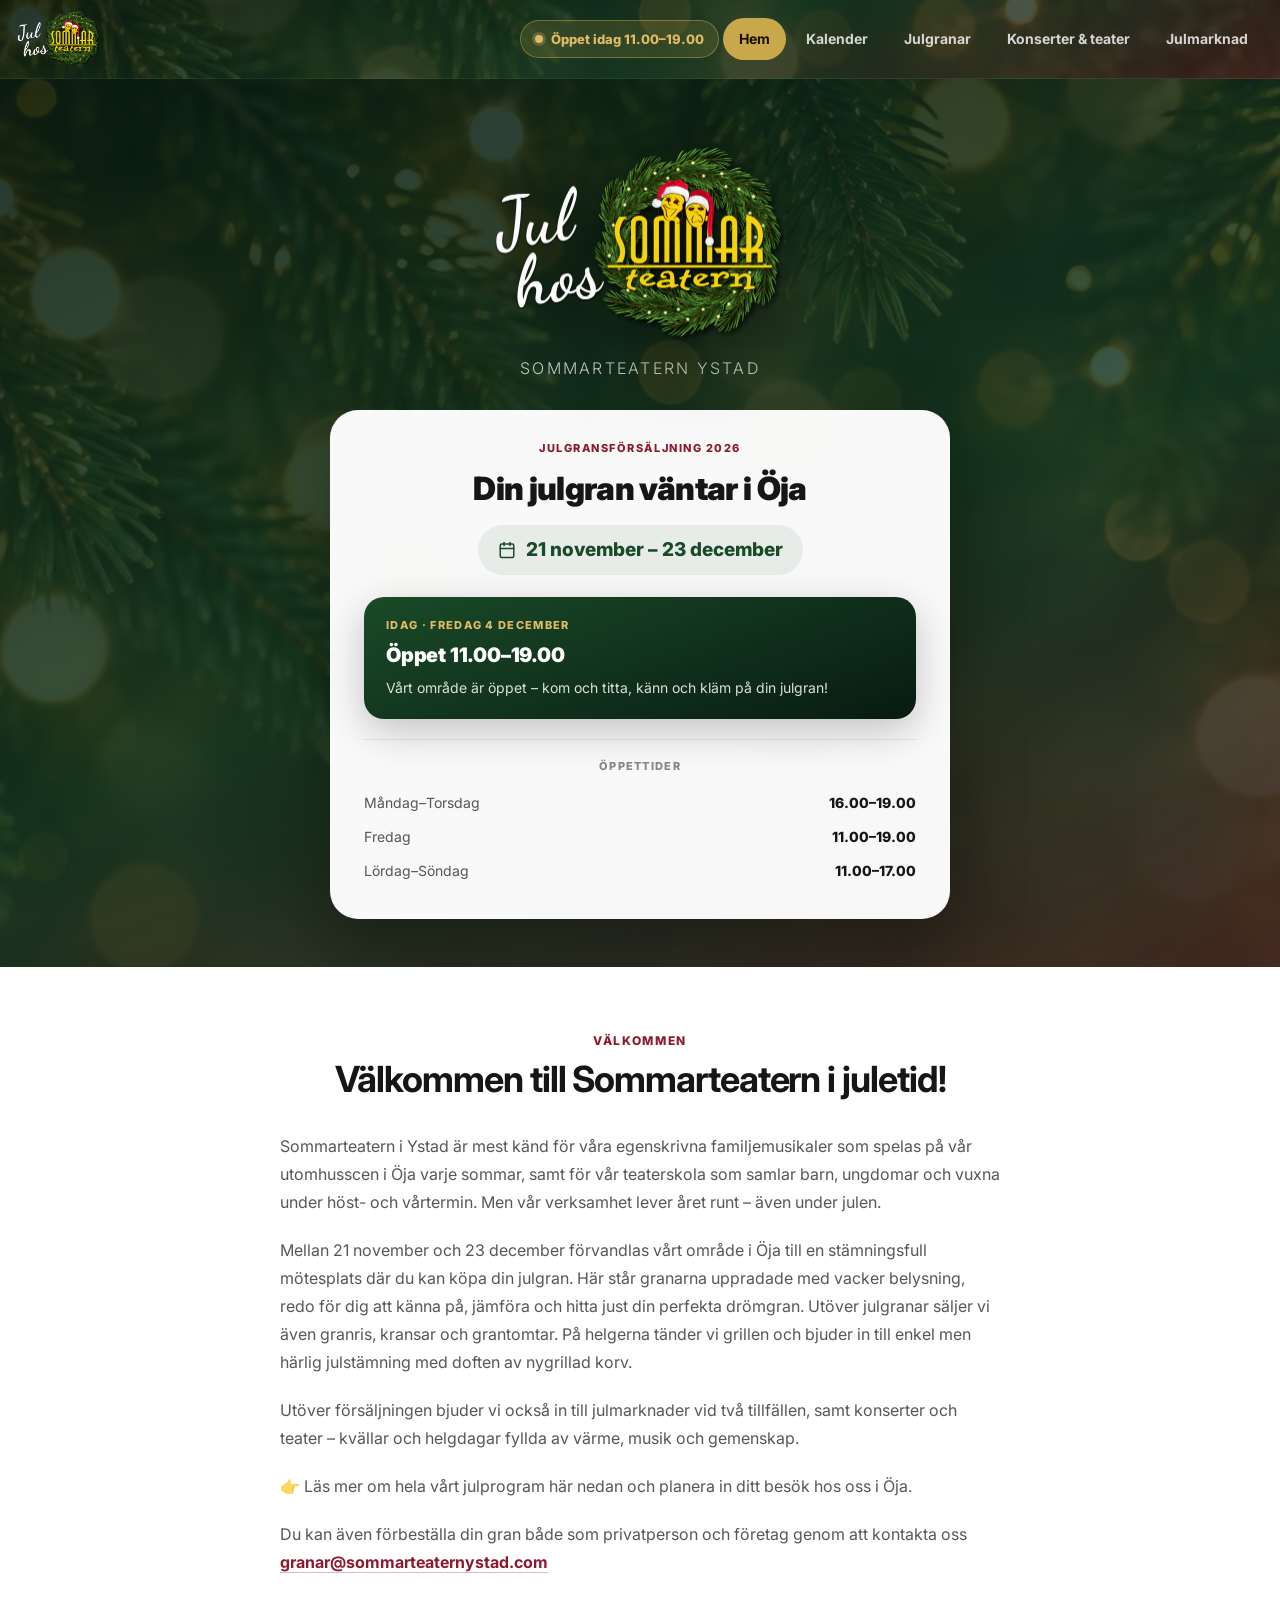
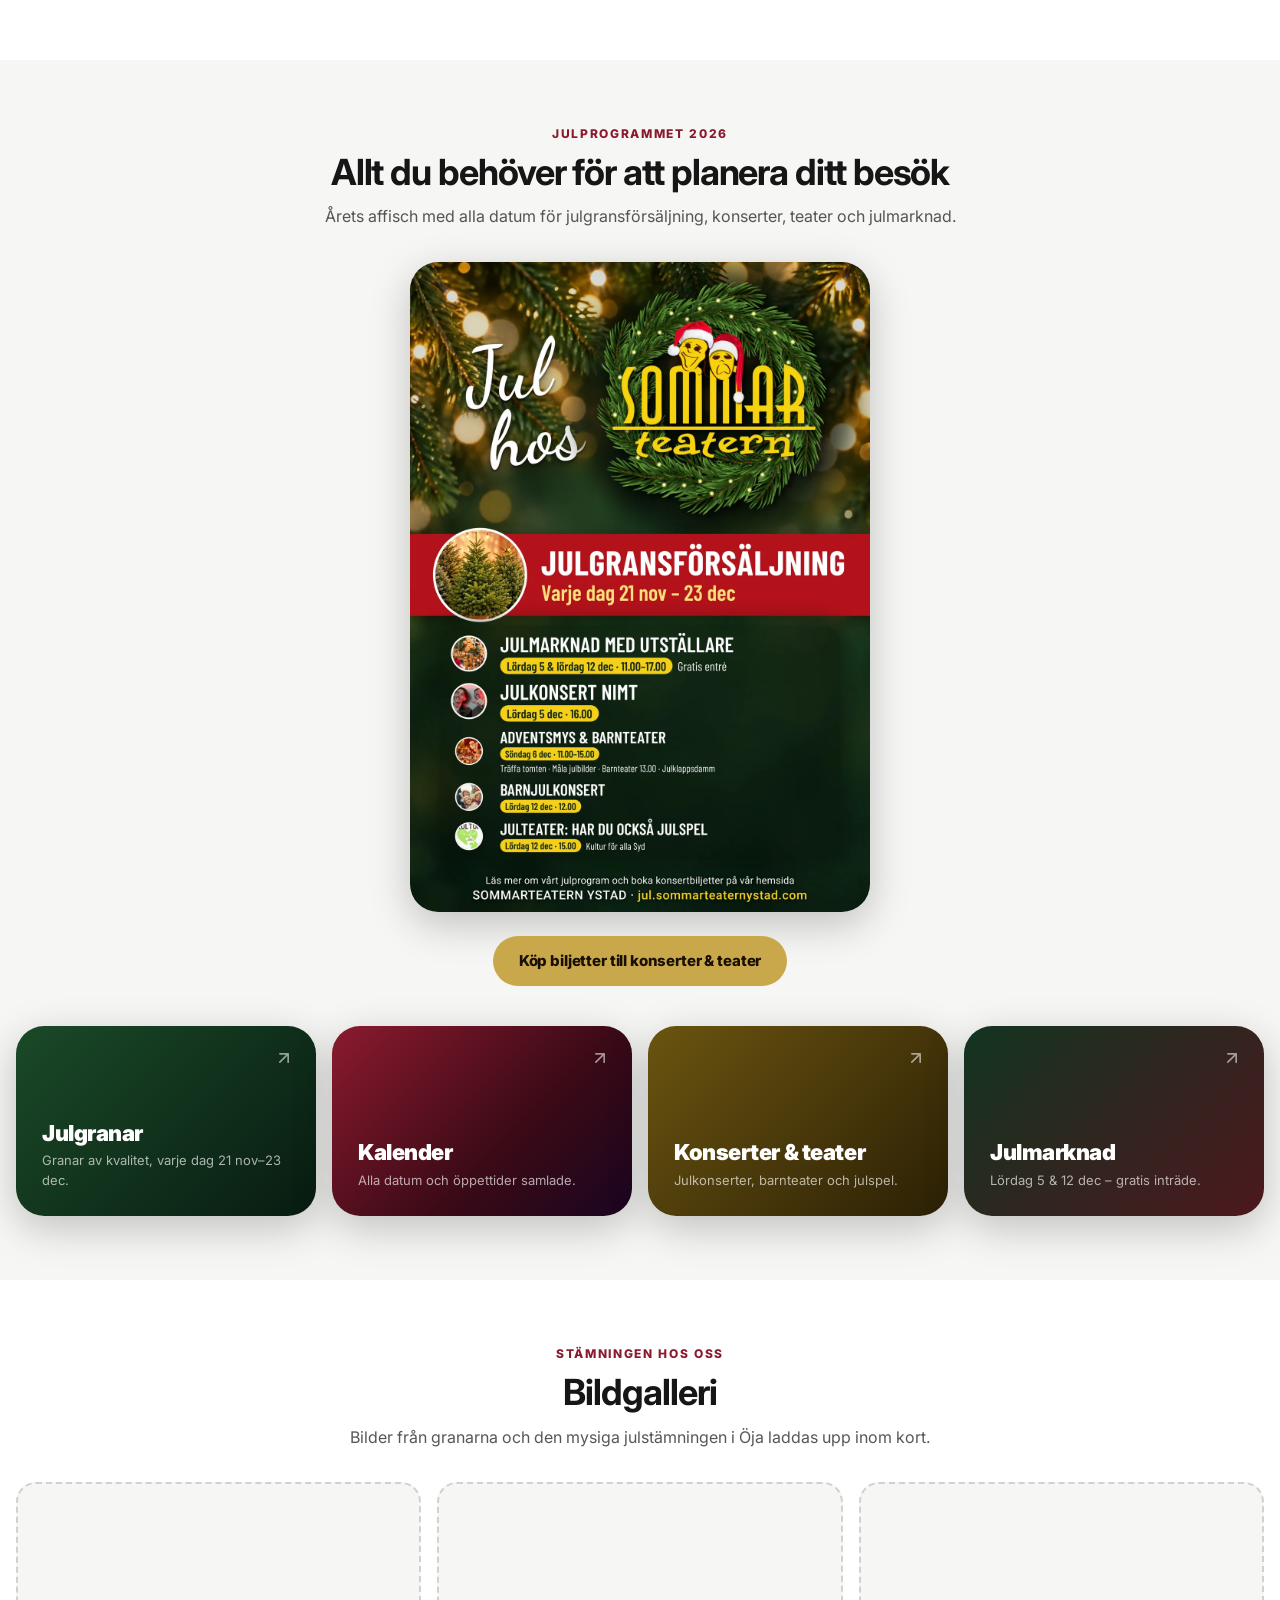
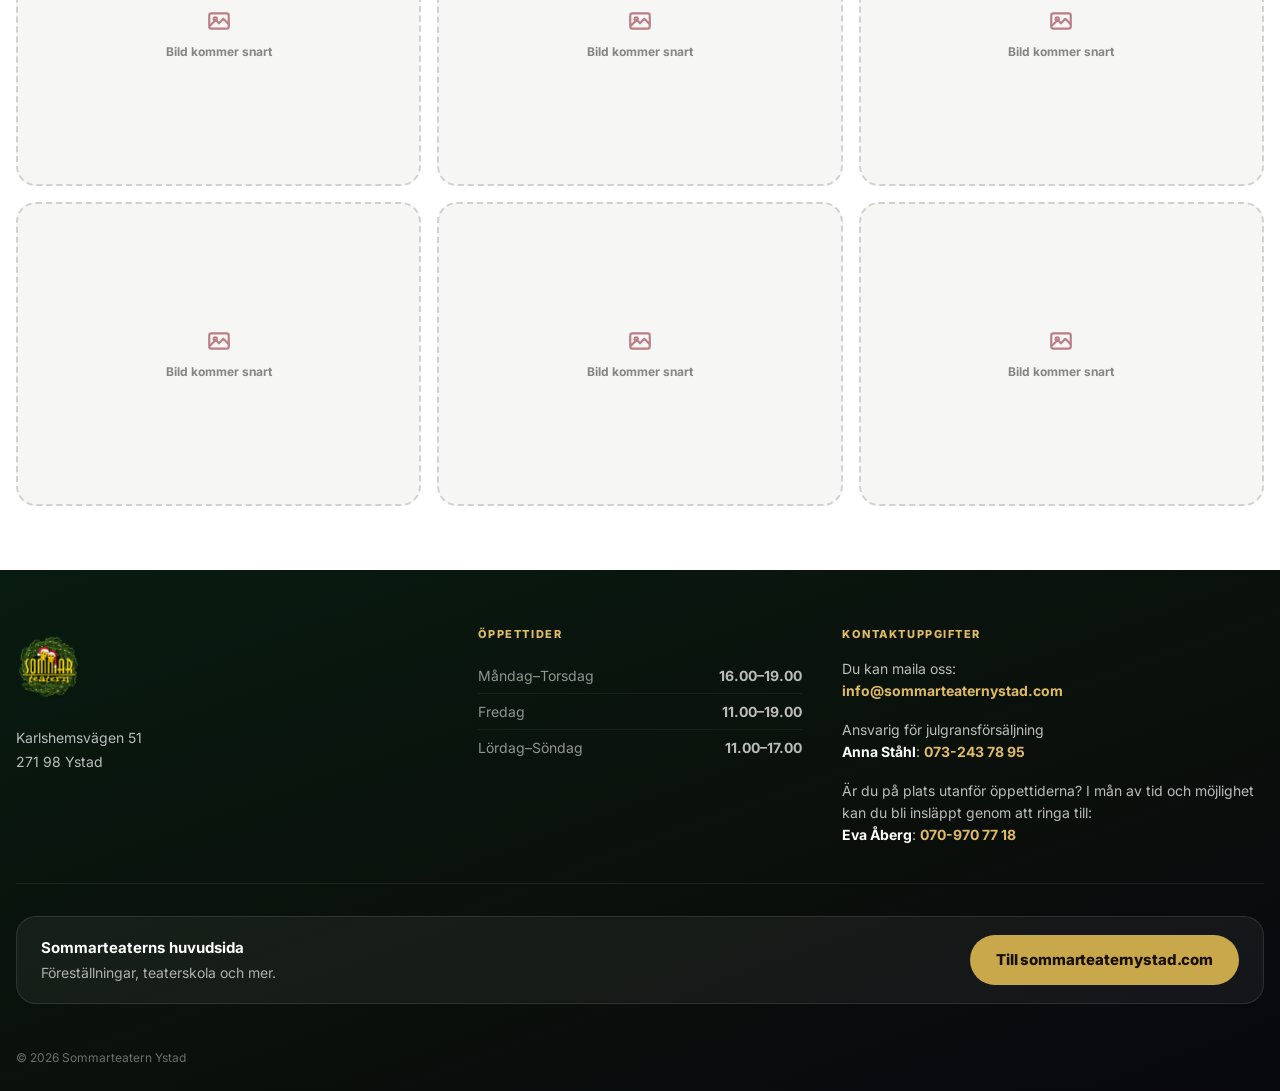
<file: index.html>
<!DOCTYPE html>
<html lang="sv">
<head>
  <meta charset="UTF-8">
  <meta name="viewport" content="width=device-width, initial-scale=1.0">
  <title>Jul hos Sommarteatern — Julgransförsäljning, konserter &amp; julmarknad i Öja</title>
  <meta name="description" content="Jul hos Sommarteatern i Ystad — julgransförsäljning 21 november till 23 december, julkonserter, teater och julmarknad i Öja.">
  <link rel="preconnect" href="https://fonts.googleapis.com">
  <link rel="preconnect" href="https://fonts.gstatic.com" crossorigin>
  <link href="https://fonts.googleapis.com/css2?family=Inter:ital,opsz,wght@0,14..32,300..900;1,14..32,300..900&display=swap" rel="stylesheet">
  <link rel="icon" type="image/png" href="images/jul-logga.png">
  <link rel="apple-touch-icon" href="images/jul-logga.png">
  <link rel="stylesheet" href="css/style.css?v=6">
</head>
<body>

  <!-- ═══════════════════════════════════════
       HEADER / NAV
  ════════════════════════════════════════ -->
  <header class="site-header">
    <div class="container header-inner">
      <a class="header-brand" href="index.html">
        <img src="images/logga-header.png" alt="Jul hos Sommarteatern" class="header-logo">
      </a>

      <button class="nav-toggle" aria-label="Öppna meny" aria-expanded="false">
        <svg width="20" height="20" viewBox="0 0 24 24" fill="none" stroke="currentColor" stroke-width="2" stroke-linecap="round" stroke-linejoin="round"><line x1="3" y1="6" x2="21" y2="6"/><line x1="3" y1="12" x2="21" y2="12"/><line x1="3" y1="18" x2="21" y2="18"/></svg>
      </button>

      <nav class="main-nav" aria-label="Huvudmeny">
        <span class="header-status" id="header-status" hidden></span>
        <a href="index.html" class="is-active">Hem</a>
        <a href="kalender.html">Kalender</a>
        <a href="julgranar.html">Julgranar</a>
        <a href="konserter.html">Konserter &amp; teater</a>
        <a href="julmarknad.html">Julmarknad</a>
      </nav>
    </div>
  </header>

  <!-- ═══════════════════════════════════════
       HERO
  ════════════════════════════════════════ -->
  <section class="hero-section">
    <div class="container">
      <img src="images/logga-header.png" alt="Jul hos Sommarteatern" class="hero-logo">
      <span class="hero-kicker">Sommarteatern Ystad</span>

      <div class="hero-banner">
        <p class="hero-banner-label">Julgransförsäljning 2026</p>
        <h1 class="hero-banner-title">Din julgran väntar i Öja</h1>
        <span class="hero-banner-dates">
          <svg width="18" height="18" viewBox="0 0 24 24" fill="none" stroke="currentColor" stroke-width="2" stroke-linecap="round" stroke-linejoin="round"><rect x="3" y="4" width="18" height="18" rx="2"/><line x1="16" y1="2" x2="16" y2="6"/><line x1="8" y1="2" x2="8" y2="6"/><line x1="3" y1="10" x2="21" y2="10"/></svg>
          21 november – 23 december
        </span>

        <div class="today-box" id="today-box" style="margin-top:22px">
          <p class="today-label" id="today-label">Idag</p>
          <p class="today-hours" id="today-hours"></p>
          <p class="today-text" id="today-text"></p>
          <ul class="today-events" id="today-events"></ul>
        </div>

        <div class="hero-banner-hours">
          <p class="hero-banner-hours-label">Öppettider</p>
          <div class="hero-banner-hours-row"><span>Måndag–Torsdag</span><span>16.00–19.00</span></div>
          <div class="hero-banner-hours-row"><span>Fredag</span><span>11.00–19.00</span></div>
          <div class="hero-banner-hours-row"><span>Lördag–Söndag</span><span>11.00–17.00</span></div>
        </div>
      </div>
    </div>
  </section>

  <!-- ═══════════════════════════════════════
       VÄLKOMSTTEXT
  ════════════════════════════════════════ -->
  <section class="section">
    <div class="container">
      <div class="section-head center">
        <p class="section-kicker">Välkommen</p>
        <h2>Välkommen till Sommarteatern i juletid!</h2>
      </div>

      <div class="welcome-text">
        <p>Sommarteatern i Ystad är mest känd för våra egenskrivna familjemusikaler som spelas på vår utomhusscen i Öja varje sommar, samt för vår teaterskola som samlar barn, ungdomar och vuxna under höst- och vårtermin. Men vår verksamhet lever året runt – även under julen.</p>

        <p>Mellan 21 november och 23 december förvandlas vårt område i Öja till en stämningsfull mötesplats där du kan köpa din julgran. Här står granarna uppradade med vacker belysning, redo för dig att känna på, jämföra och hitta just din perfekta drömgran. Utöver julgranar säljer vi även granris, kransar och grantomtar. På helgerna tänder vi grillen och bjuder in till enkel men härlig julstämning med doften av nygrillad korv.</p>

        <p>Utöver försäljningen bjuder vi också in till julmarknader vid två tillfällen, samt konserter och teater – kvällar och helgdagar fyllda av värme, musik och gemenskap.</p>

        <p>👉 Läs mer om hela vårt julprogram här nedan och planera in ditt besök hos oss i Öja.</p>

        <p>Du kan även förbeställa din gran både som privatperson och företag genom att kontakta oss <a href="mailto:granar@sommarteaternystad.com" class="inline-link">granar@sommarteaternystad.com</a></p>
      </div>
    </div>
  </section>

  <!-- ═══════════════════════════════════════
       AFFISCH + SNABBLÄNKAR
  ════════════════════════════════════════ -->
  <section class="section section--soft">
    <div class="container">
      <div class="section-head center">
        <p class="section-kicker">Julprogrammet 2026</p>
        <h2>Allt du behöver för att planera ditt besök</h2>
        <p class="page-lead">Årets affisch med alla datum för julgransförsäljning, konserter, teater och julmarknad.</p>
      </div>

      <div class="affisch-wrap">
        <img src="images/affisch-2026.webp" alt="Affisch Jul hos Sommarteatern 2026 med datum för julgransförsäljning, julmarknad, konserter och teater" class="affisch-img" width="1200" height="1696">
        <div class="btn-row">
          <a href="https://tickets.nortic.se/ticket/organizer/1010" target="_blank" rel="noopener" class="btn btn-gold">Köp biljetter till konserter &amp; teater</a>
        </div>
      </div>

      <div style="height:40px"></div>

      <div class="link-grid">
        <a href="julgranar.html" class="link-tile link-tile--granar">
          <div class="link-tile-inner">
            <h3 class="link-tile-title">Julgranar</h3>
            <p class="link-tile-desc">Granar av kvalitet, varje dag 21 nov–23 dec.</p>
            <svg class="link-tile-arrow" width="20" height="20" viewBox="0 0 24 24" fill="none" stroke="currentColor" stroke-width="2" stroke-linecap="round" stroke-linejoin="round"><path d="M7 17L17 7M17 7H7M17 7V17"/></svg>
          </div>
        </a>

        <a href="kalender.html" class="link-tile link-tile--kalender">
          <div class="link-tile-inner">
            <h3 class="link-tile-title">Kalender</h3>
            <p class="link-tile-desc">Alla datum och öppettider samlade.</p>
            <svg class="link-tile-arrow" width="20" height="20" viewBox="0 0 24 24" fill="none" stroke="currentColor" stroke-width="2" stroke-linecap="round" stroke-linejoin="round"><path d="M7 17L17 7M17 7H7M17 7V17"/></svg>
          </div>
        </a>

        <a href="konserter.html" class="link-tile link-tile--konserter">
          <div class="link-tile-inner">
            <h3 class="link-tile-title">Konserter &amp; teater</h3>
            <p class="link-tile-desc">Julkonserter, barnteater och julspel.</p>
            <svg class="link-tile-arrow" width="20" height="20" viewBox="0 0 24 24" fill="none" stroke="currentColor" stroke-width="2" stroke-linecap="round" stroke-linejoin="round"><path d="M7 17L17 7M17 7H7M17 7V17"/></svg>
          </div>
        </a>

        <a href="julmarknad.html" class="link-tile link-tile--marknad">
          <div class="link-tile-inner">
            <h3 class="link-tile-title">Julmarknad</h3>
            <p class="link-tile-desc">Lördag 5 &amp; 12 dec – gratis inträde.</p>
            <svg class="link-tile-arrow" width="20" height="20" viewBox="0 0 24 24" fill="none" stroke="currentColor" stroke-width="2" stroke-linecap="round" stroke-linejoin="round"><path d="M7 17L17 7M17 7H7M17 7V17"/></svg>
          </div>
        </a>
      </div>
    </div>
  </section>

  <!-- ═══════════════════════════════════════
       BILDGALLERI
  ════════════════════════════════════════ -->
  <section class="section">
    <div class="container">
      <div class="section-head center">
        <p class="section-kicker">Stämningen hos oss</p>
        <h2>Bildgalleri</h2>
        <p class="page-lead">Bilder från granarna och den mysiga julstämningen i Öja laddas upp inom kort.</p>
      </div>

      <div class="photo-grid">
        <div class="photo-placeholder">
          <svg width="26" height="26" viewBox="0 0 24 24" fill="none" stroke="currentColor" stroke-width="2" stroke-linecap="round" stroke-linejoin="round"><rect x="3" y="5" width="18" height="14" rx="2"/><circle cx="8.5" cy="10" r="1.5"/><path d="M21 15l-5-5-4 4-3-3-5 5"/></svg>
          <span>Bild kommer snart</span>
        </div>
        <div class="photo-placeholder">
          <svg width="26" height="26" viewBox="0 0 24 24" fill="none" stroke="currentColor" stroke-width="2" stroke-linecap="round" stroke-linejoin="round"><rect x="3" y="5" width="18" height="14" rx="2"/><circle cx="8.5" cy="10" r="1.5"/><path d="M21 15l-5-5-4 4-3-3-5 5"/></svg>
          <span>Bild kommer snart</span>
        </div>
        <div class="photo-placeholder">
          <svg width="26" height="26" viewBox="0 0 24 24" fill="none" stroke="currentColor" stroke-width="2" stroke-linecap="round" stroke-linejoin="round"><rect x="3" y="5" width="18" height="14" rx="2"/><circle cx="8.5" cy="10" r="1.5"/><path d="M21 15l-5-5-4 4-3-3-5 5"/></svg>
          <span>Bild kommer snart</span>
        </div>
        <div class="photo-placeholder">
          <svg width="26" height="26" viewBox="0 0 24 24" fill="none" stroke="currentColor" stroke-width="2" stroke-linecap="round" stroke-linejoin="round"><rect x="3" y="5" width="18" height="14" rx="2"/><circle cx="8.5" cy="10" r="1.5"/><path d="M21 15l-5-5-4 4-3-3-5 5"/></svg>
          <span>Bild kommer snart</span>
        </div>
        <div class="photo-placeholder">
          <svg width="26" height="26" viewBox="0 0 24 24" fill="none" stroke="currentColor" stroke-width="2" stroke-linecap="round" stroke-linejoin="round"><rect x="3" y="5" width="18" height="14" rx="2"/><circle cx="8.5" cy="10" r="1.5"/><path d="M21 15l-5-5-4 4-3-3-5 5"/></svg>
          <span>Bild kommer snart</span>
        </div>
        <div class="photo-placeholder">
          <svg width="26" height="26" viewBox="0 0 24 24" fill="none" stroke="currentColor" stroke-width="2" stroke-linecap="round" stroke-linejoin="round"><rect x="3" y="5" width="18" height="14" rx="2"/><circle cx="8.5" cy="10" r="1.5"/><path d="M21 15l-5-5-4 4-3-3-5 5"/></svg>
          <span>Bild kommer snart</span>
        </div>
      </div>
    </div>
  </section>

  <!-- ═══════════════════════════════════════
       FOOTER
  ════════════════════════════════════════ -->
  <footer class="site-footer">
    <div class="container">

      <div class="footer-main">
        <div class="footer-col footer-col--brand">
          <img src="images/jul-logga.png" alt="Jul hos Sommarteatern" class="footer-logo">
          <address class="footer-address">
            Karlshemsvägen 51<br>
            271 98 Ystad
          </address>
        </div>

        <div class="footer-col footer-col--hours">
          <p class="footer-col-title">Öppettider</p>
          <div class="footer-hours">
            <div class="footer-hours-row"><span>Måndag–Torsdag</span><span>16.00–19.00</span></div>
            <div class="footer-hours-row"><span>Fredag</span><span>11.00–19.00</span></div>
            <div class="footer-hours-row"><span>Lördag–Söndag</span><span>11.00–17.00</span></div>
          </div>
        </div>

        <div class="footer-col footer-col--contact">
          <p class="footer-col-title">Kontaktuppgifter</p>
          <div class="footer-contact">
            <p>Du kan maila oss:<br><a href="mailto:info@sommarteaternystad.com">info@sommarteaternystad.com</a></p>
            <p>Ansvarig för julgransförsäljning<br><strong>Anna Ståhl</strong>: <a href="tel:+46732437895">073-243 78 95</a></p>
            <p>Är du på plats utanför öppettiderna? I mån av tid och möjlighet kan du bli insläppt genom att ringa till:<br><strong>Eva Åberg</strong>: <a href="tel:+46709707718">070-970 77 18</a></p>
          </div>
        </div>
      </div>

      <div class="footer-mainlink">
        <div class="footer-mainlink-text">
          <strong>Sommarteaterns huvudsida</strong>
          Föreställningar, teaterskola och mer.
        </div>
        <a href="https://www.sommarteaternystad.com" target="_blank" rel="noopener" class="btn btn-gold">Till sommarteaternystad.com</a>
      </div>

      <div class="footer-bottom">
        <span>© 2026 Sommarteatern Ystad</span>
      </div>
    </div>
  </footer>

  <script src="js/schedule.js?v=6"></script>
  <script src="js/site.js?v=6"></script>
</body>
</html>
</file>
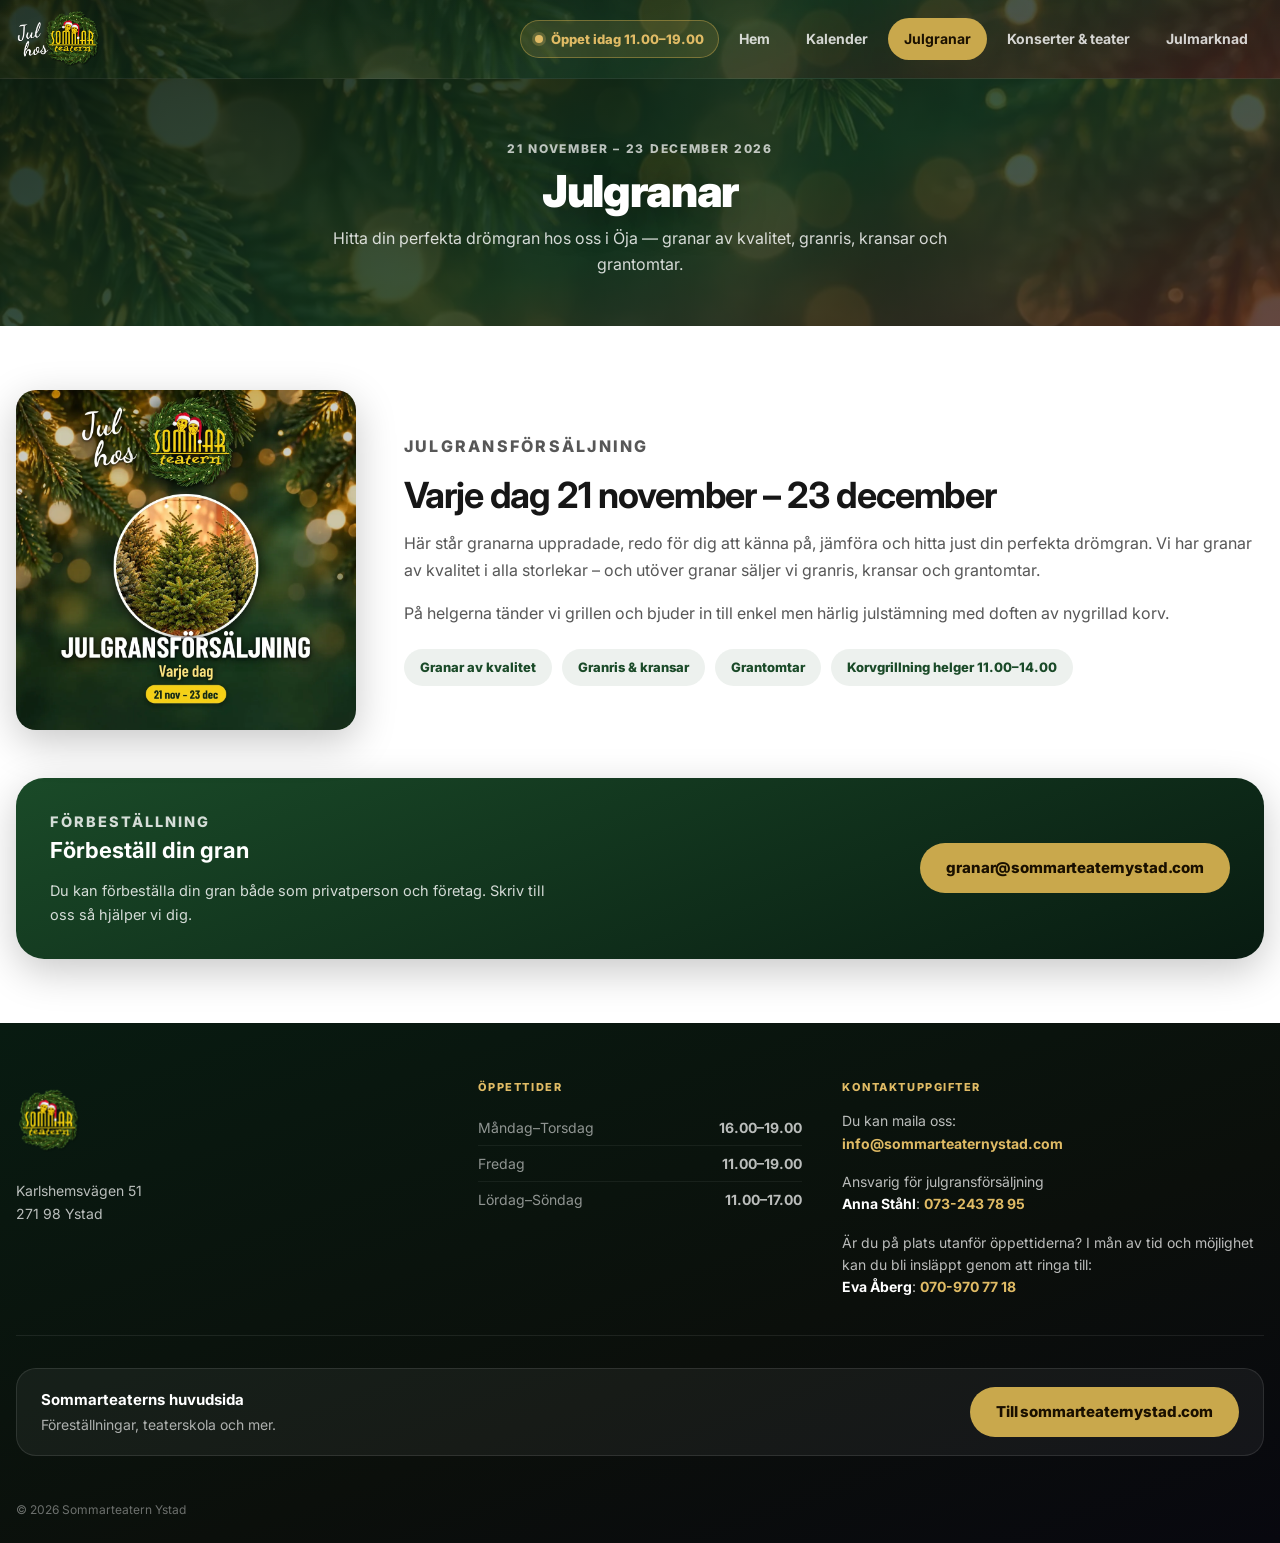
<file: julgranar.html>
<!DOCTYPE html>
<html lang="sv">
<head>
  <meta charset="UTF-8">
  <meta name="viewport" content="width=device-width, initial-scale=1.0">
  <title>Julgranar — Jul hos Sommarteatern</title>
  <meta name="description" content="Julgransförsäljning hos Sommarteatern i Öja, 21 november till 23 december 2026. Granar av kvalitet, granris, kransar och grantomtar.">
  <link rel="preconnect" href="https://fonts.googleapis.com">
  <link rel="preconnect" href="https://fonts.gstatic.com" crossorigin>
  <link href="https://fonts.googleapis.com/css2?family=Inter:ital,opsz,wght@0,14..32,300..900;1,14..32,300..900&display=swap" rel="stylesheet">
  <link rel="icon" type="image/png" href="images/jul-logga.png">
  <link rel="apple-touch-icon" href="images/jul-logga.png">
  <link rel="stylesheet" href="css/style.css?v=6">
</head>
<body>

  <header class="site-header">
    <div class="container header-inner">
      <a class="header-brand" href="index.html">
        <img src="images/logga-header.png" alt="Jul hos Sommarteatern" class="header-logo">
      </a>

      <button class="nav-toggle" aria-label="Öppna meny" aria-expanded="false">
        <svg width="20" height="20" viewBox="0 0 24 24" fill="none" stroke="currentColor" stroke-width="2" stroke-linecap="round" stroke-linejoin="round"><line x1="3" y1="6" x2="21" y2="6"/><line x1="3" y1="12" x2="21" y2="12"/><line x1="3" y1="18" x2="21" y2="18"/></svg>
      </button>

      <nav class="main-nav" aria-label="Huvudmeny">
        <span class="header-status" id="header-status" hidden></span>
        <a href="index.html">Hem</a>
        <a href="kalender.html">Kalender</a>
        <a href="julgranar.html" class="is-active">Julgranar</a>
        <a href="konserter.html">Konserter &amp; teater</a>
        <a href="julmarknad.html">Julmarknad</a>
      </nav>
    </div>
  </header>

  <section class="page-hero">
    <div class="container">
      <p class="section-kicker">21 november – 23 december 2026</p>
      <h1 class="page-title">Julgranar</h1>
      <p class="page-lead">Hitta din perfekta drömgran hos oss i Öja — granar av kvalitet, granris, kransar och grantomtar.</p>
    </div>
  </section>

  <section class="section">
    <div class="container">
      <div class="feature-split">
        <img src="images/program/julgransforsaljning.webp" alt="Granar till försäljning hos Sommarteatern i Öja" loading="lazy">
        <div>
          <p class="section-kicker">Julgransförsäljning</p>
          <h2>Varje dag 21 november – 23 december</h2>
          <p>Här står granarna uppradade, redo för dig att känna på, jämföra och hitta just din perfekta drömgran. Vi har granar av kvalitet i alla storlekar – och utöver granar säljer vi granris, kransar och grantomtar.</p>
          <p>På helgerna tänder vi grillen och bjuder in till enkel men härlig julstämning med doften av nygrillad korv.</p>
          <div class="info-pill-row">
            <span class="info-pill">Granar av kvalitet</span>
            <span class="info-pill">Granris &amp; kransar</span>
            <span class="info-pill">Grantomtar</span>
            <span class="info-pill">Korvgrillning helger 11.00–14.00</span>
          </div>
        </div>
      </div>

      <div class="exhibitor-card" style="margin-top:48px">
        <div>
          <p class="exhibitor-card-kicker">Förbeställning</p>
          <h3>Förbeställ din gran</h3>
          <p>Du kan förbeställa din gran både som privatperson och företag. Skriv till oss så hjälper vi dig.</p>
        </div>
        <a href="mailto:granar@sommarteaternystad.com" class="btn btn-gold">granar@sommarteaternystad.com</a>
      </div>
    </div>
  </section>

  <!-- ═══════════════════════════════════════
       FOOTER
  ════════════════════════════════════════ -->
  <footer class="site-footer">
    <div class="container">

      <div class="footer-main">
        <div class="footer-col footer-col--brand">
          <img src="images/jul-logga.png" alt="Jul hos Sommarteatern" class="footer-logo">
          <address class="footer-address">
            Karlshemsvägen 51<br>
            271 98 Ystad
          </address>
        </div>

        <div class="footer-col footer-col--hours">
          <p class="footer-col-title">Öppettider</p>
          <div class="footer-hours">
            <div class="footer-hours-row"><span>Måndag–Torsdag</span><span>16.00–19.00</span></div>
            <div class="footer-hours-row"><span>Fredag</span><span>11.00–19.00</span></div>
            <div class="footer-hours-row"><span>Lördag–Söndag</span><span>11.00–17.00</span></div>
          </div>
        </div>

        <div class="footer-col footer-col--contact">
          <p class="footer-col-title">Kontaktuppgifter</p>
          <div class="footer-contact">
            <p>Du kan maila oss:<br><a href="mailto:info@sommarteaternystad.com">info@sommarteaternystad.com</a></p>
            <p>Ansvarig för julgransförsäljning<br><strong>Anna Ståhl</strong>: <a href="tel:+46732437895">073-243 78 95</a></p>
            <p>Är du på plats utanför öppettiderna? I mån av tid och möjlighet kan du bli insläppt genom att ringa till:<br><strong>Eva Åberg</strong>: <a href="tel:+46709707718">070-970 77 18</a></p>
          </div>
        </div>
      </div>

      <div class="footer-mainlink">
        <div class="footer-mainlink-text">
          <strong>Sommarteaterns huvudsida</strong>
          Föreställningar, teaterskola och mer.
        </div>
        <a href="https://www.sommarteaternystad.com" target="_blank" rel="noopener" class="btn btn-gold">Till sommarteaternystad.com</a>
      </div>

      <div class="footer-bottom">
        <span>© 2026 Sommarteatern Ystad</span>
      </div>
    </div>
  </footer>


  <script src="js/schedule.js?v=6"></script>
  <script src="js/site.js?v=6"></script>
</body>
</html>
</file>
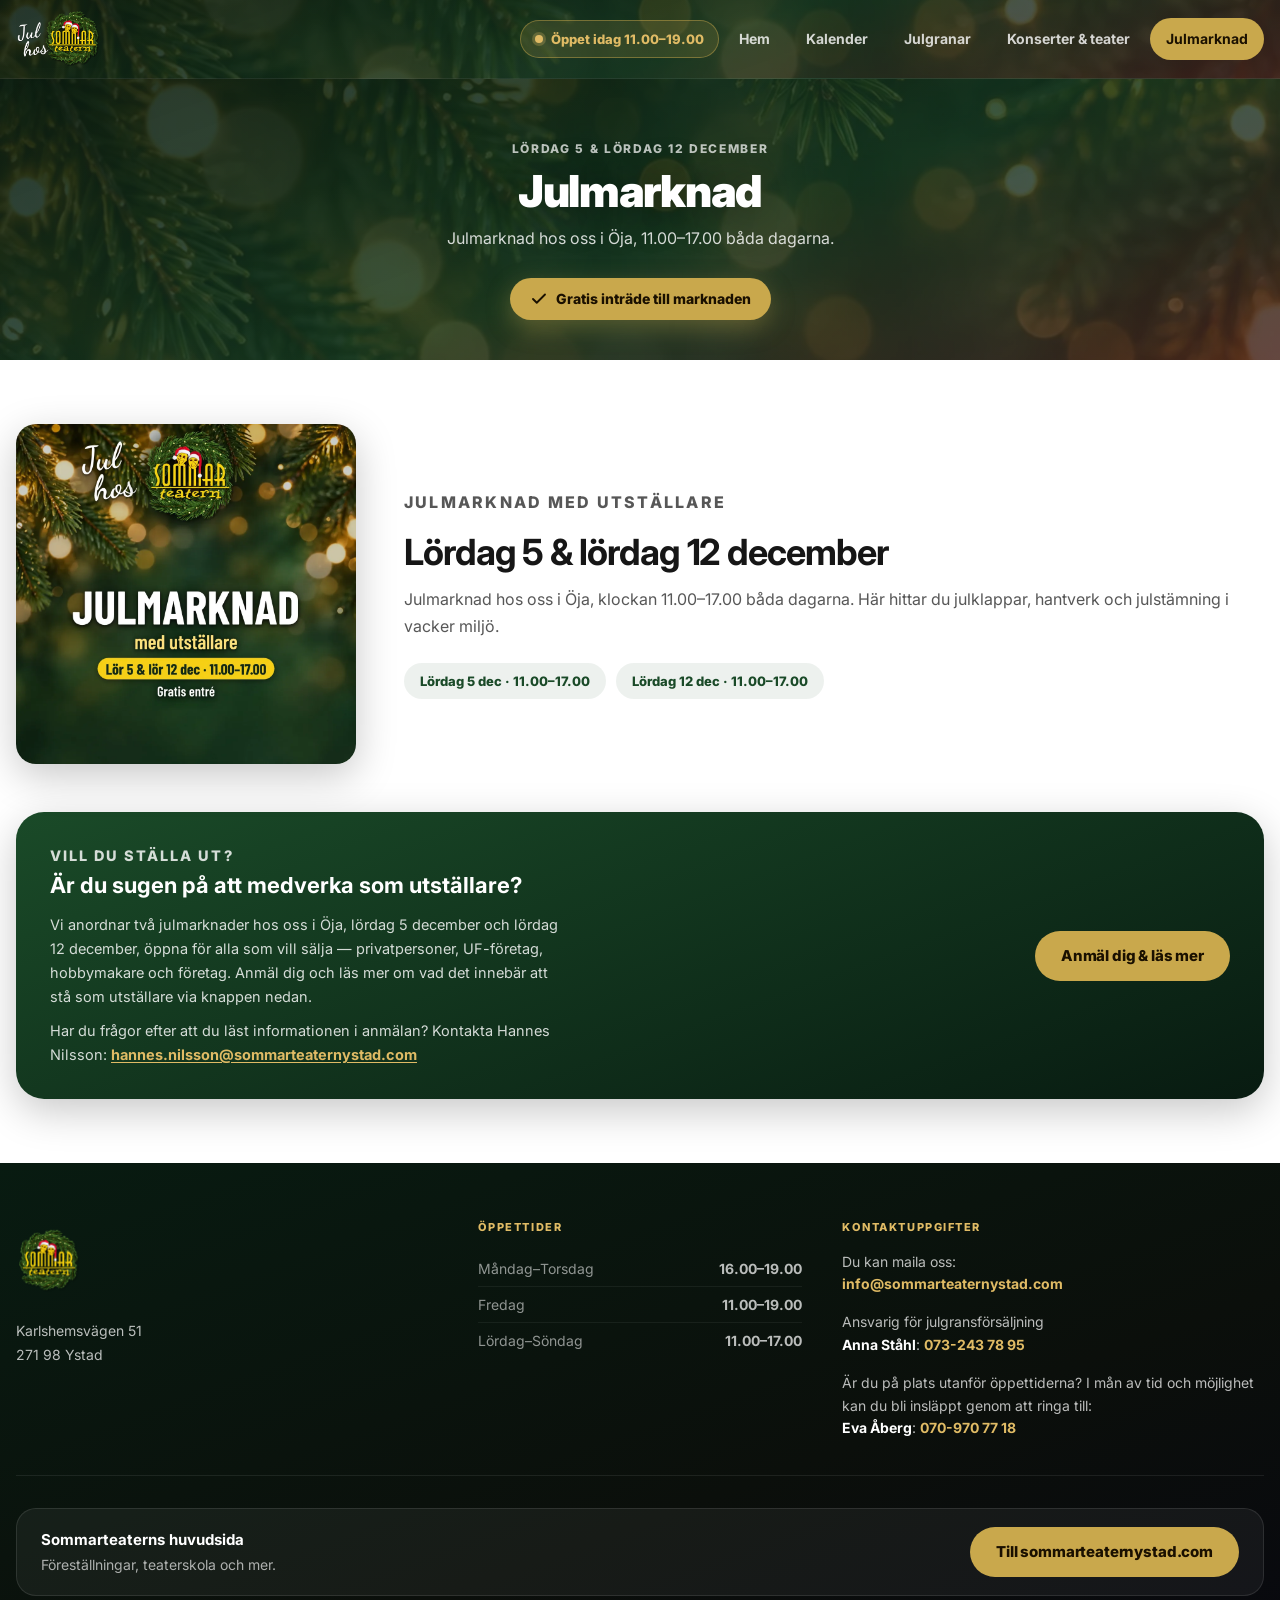
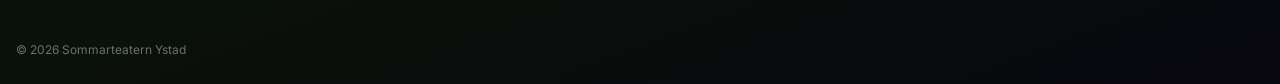
<file: julmarknad.html>
<!DOCTYPE html>
<html lang="sv">
<head>
  <meta charset="UTF-8">
  <meta name="viewport" content="width=device-width, initial-scale=1.0">
  <title>Julmarknad — Jul hos Sommarteatern</title>
  <meta name="description" content="Julmarknad hos Sommarteatern i Öja, lördag 5 och lördag 12 december 2026, 11.00–17.00. Gratis inträde till marknaden.">
  <link rel="preconnect" href="https://fonts.googleapis.com">
  <link rel="preconnect" href="https://fonts.gstatic.com" crossorigin>
  <link href="https://fonts.googleapis.com/css2?family=Inter:ital,opsz,wght@0,14..32,300..900;1,14..32,300..900&display=swap" rel="stylesheet">
  <link rel="icon" type="image/png" href="images/jul-logga.png">
  <link rel="apple-touch-icon" href="images/jul-logga.png">
  <link rel="stylesheet" href="css/style.css?v=6">
</head>
<body>

  <header class="site-header">
    <div class="container header-inner">
      <a class="header-brand" href="index.html">
        <img src="images/logga-header.png" alt="Jul hos Sommarteatern" class="header-logo">
      </a>

      <button class="nav-toggle" aria-label="Öppna meny" aria-expanded="false">
        <svg width="20" height="20" viewBox="0 0 24 24" fill="none" stroke="currentColor" stroke-width="2" stroke-linecap="round" stroke-linejoin="round"><line x1="3" y1="6" x2="21" y2="6"/><line x1="3" y1="12" x2="21" y2="12"/><line x1="3" y1="18" x2="21" y2="18"/></svg>
      </button>

      <nav class="main-nav" aria-label="Huvudmeny">
        <span class="header-status" id="header-status" hidden></span>
        <a href="index.html">Hem</a>
        <a href="kalender.html">Kalender</a>
        <a href="julgranar.html">Julgranar</a>
        <a href="konserter.html">Konserter &amp; teater</a>
        <a href="julmarknad.html" class="is-active">Julmarknad</a>
      </nav>
    </div>
  </header>

  <section class="page-hero">
    <div class="container">
      <p class="section-kicker">Lördag 5 &amp; lördag 12 december</p>
      <h1 class="page-title">Julmarknad</h1>
      <p class="page-lead">Julmarknad hos oss i Öja, 11.00–17.00 båda dagarna.</p>
      <span class="free-badge">
        <svg width="18" height="18" viewBox="0 0 24 24" fill="none" stroke="currentColor" stroke-width="2.5" stroke-linecap="round" stroke-linejoin="round"><polyline points="20 6 9 17 4 12"/></svg>
        Gratis inträde till marknaden
      </span>
    </div>
  </section>

  <section class="section">
    <div class="container">
      <div class="feature-split">
        <img src="images/program/julmarknad.webp" alt="Julmarknad hos Sommarteatern i Öja" loading="lazy">
        <div>
          <p class="section-kicker">Julmarknad med utställare</p>
          <h2>Lördag 5 &amp; lördag 12 december</h2>
          <p>Julmarknad hos oss i Öja, klockan 11.00–17.00 båda dagarna. Här hittar du julklappar, hantverk och julstämning i vacker miljö.</p>
          <div class="info-pill-row">
            <span class="info-pill">Lördag 5 dec · 11.00–17.00</span>
            <span class="info-pill">Lördag 12 dec · 11.00–17.00</span>
          </div>
        </div>
      </div>

      <div class="exhibitor-card" style="margin-top:48px">
        <div>
          <p class="exhibitor-card-kicker">Vill du ställa ut?</p>
          <h3>Är du sugen på att medverka som utställare?</h3>
          <p>Vi anordnar två julmarknader hos oss i Öja, lördag 5 december och lördag 12 december, öppna för alla som vill sälja — privatpersoner, UF-företag, hobbymakare och företag. Anmäl dig och läs mer om vad det innebär att stå som utställare via knappen nedan.</p>
          <p>Har du frågor efter att du läst informationen i anmälan? Kontakta Hannes Nilsson: <a href="mailto:hannes.nilsson@sommarteaternystad.com">hannes.nilsson@sommarteaternystad.com</a></p>
        </div>
        <a href="https://forms.gle/41ELsmxJv4LePZv49" target="_blank" rel="noopener" class="btn btn-gold">Anmäl dig &amp; läs mer</a>
      </div>
    </div>
  </section>

  <!-- ═══════════════════════════════════════
       FOOTER
  ════════════════════════════════════════ -->
  <footer class="site-footer">
    <div class="container">

      <div class="footer-main">
        <div class="footer-col footer-col--brand">
          <img src="images/jul-logga.png" alt="Jul hos Sommarteatern" class="footer-logo">
          <address class="footer-address">
            Karlshemsvägen 51<br>
            271 98 Ystad
          </address>
        </div>

        <div class="footer-col footer-col--hours">
          <p class="footer-col-title">Öppettider</p>
          <div class="footer-hours">
            <div class="footer-hours-row"><span>Måndag–Torsdag</span><span>16.00–19.00</span></div>
            <div class="footer-hours-row"><span>Fredag</span><span>11.00–19.00</span></div>
            <div class="footer-hours-row"><span>Lördag–Söndag</span><span>11.00–17.00</span></div>
          </div>
        </div>

        <div class="footer-col footer-col--contact">
          <p class="footer-col-title">Kontaktuppgifter</p>
          <div class="footer-contact">
            <p>Du kan maila oss:<br><a href="mailto:info@sommarteaternystad.com">info@sommarteaternystad.com</a></p>
            <p>Ansvarig för julgransförsäljning<br><strong>Anna Ståhl</strong>: <a href="tel:+46732437895">073-243 78 95</a></p>
            <p>Är du på plats utanför öppettiderna? I mån av tid och möjlighet kan du bli insläppt genom att ringa till:<br><strong>Eva Åberg</strong>: <a href="tel:+46709707718">070-970 77 18</a></p>
          </div>
        </div>
      </div>

      <div class="footer-mainlink">
        <div class="footer-mainlink-text">
          <strong>Sommarteaterns huvudsida</strong>
          Föreställningar, teaterskola och mer.
        </div>
        <a href="https://www.sommarteaternystad.com" target="_blank" rel="noopener" class="btn btn-gold">Till sommarteaternystad.com</a>
      </div>

      <div class="footer-bottom">
        <span>© 2026 Sommarteatern Ystad</span>
      </div>
    </div>
  </footer>


  <script src="js/schedule.js?v=6"></script>
  <script src="js/site.js?v=6"></script>
</body>
</html>
</file>
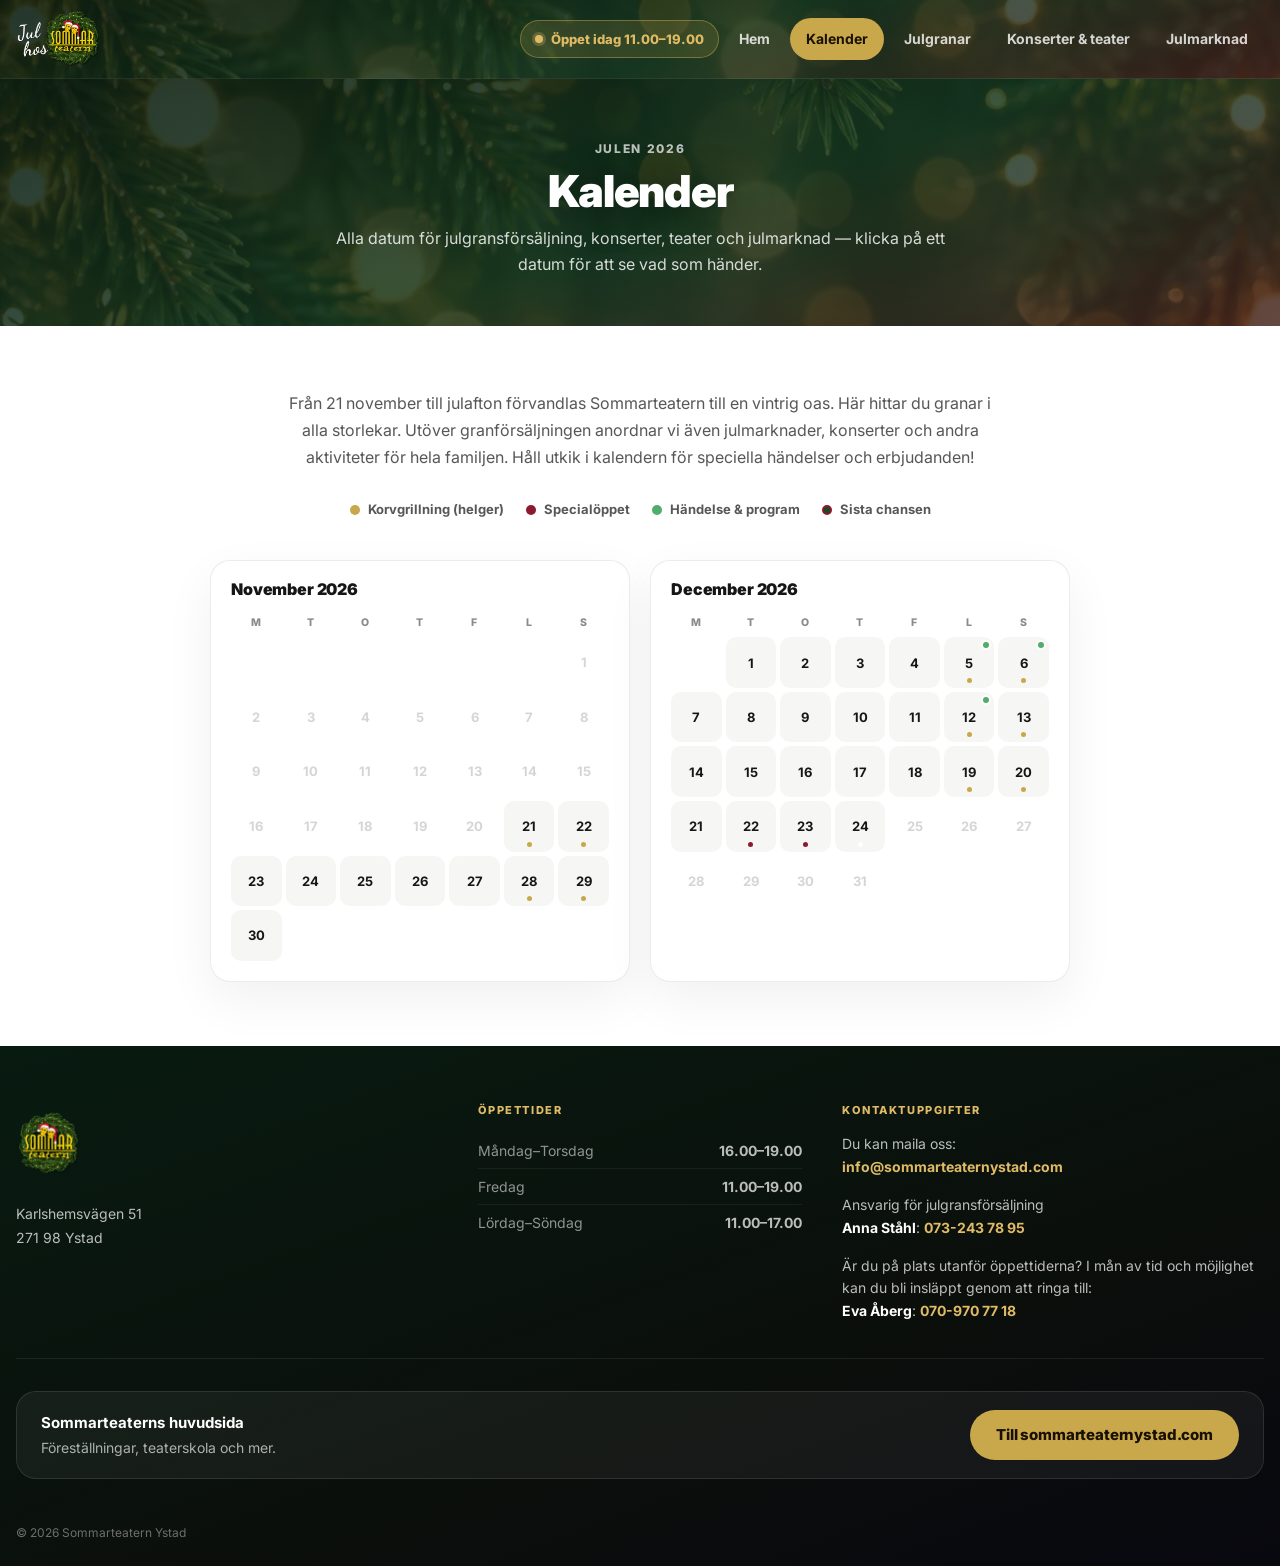
<file: kalender.html>
<!DOCTYPE html>
<html lang="sv">
<head>
  <meta charset="UTF-8">
  <meta name="viewport" content="width=device-width, initial-scale=1.0">
  <title>Kalender — Jul hos Sommarteatern</title>
  <meta name="description" content="Alla datum för julen 2026 hos Sommarteatern i Öja — julgransförsäljning, konserter, teater och julmarknad. Klicka på ett datum för att se öppettider och program.">
  <link rel="preconnect" href="https://fonts.googleapis.com">
  <link rel="preconnect" href="https://fonts.gstatic.com" crossorigin>
  <link href="https://fonts.googleapis.com/css2?family=Inter:ital,opsz,wght@0,14..32,300..900;1,14..32,300..900&display=swap" rel="stylesheet">
  <link rel="icon" type="image/png" href="images/jul-logga.png">
  <link rel="apple-touch-icon" href="images/jul-logga.png">
  <link rel="stylesheet" href="css/style.css?v=6">
</head>
<body>

  <header class="site-header">
    <div class="container header-inner">
      <a class="header-brand" href="index.html">
        <img src="images/logga-header.png" alt="Jul hos Sommarteatern" class="header-logo">
      </a>

      <button class="nav-toggle" aria-label="Öppna meny" aria-expanded="false">
        <svg width="20" height="20" viewBox="0 0 24 24" fill="none" stroke="currentColor" stroke-width="2" stroke-linecap="round" stroke-linejoin="round"><line x1="3" y1="6" x2="21" y2="6"/><line x1="3" y1="12" x2="21" y2="12"/><line x1="3" y1="18" x2="21" y2="18"/></svg>
      </button>

      <nav class="main-nav" aria-label="Huvudmeny">
        <span class="header-status" id="header-status" hidden></span>
        <a href="index.html">Hem</a>
        <a href="kalender.html" class="is-active">Kalender</a>
        <a href="julgranar.html">Julgranar</a>
        <a href="konserter.html">Konserter &amp; teater</a>
        <a href="julmarknad.html">Julmarknad</a>
      </nav>
    </div>
  </header>

  <section class="page-hero">
    <div class="container">
      <p class="section-kicker">Julen 2026</p>
      <h1 class="page-title">Kalender</h1>
      <p class="page-lead">Alla datum för julgransförsäljning, konserter, teater och julmarknad — klicka på ett datum för att se vad som händer.</p>
    </div>
  </section>

  <section class="section">
    <div class="container">
      <p class="cal-intro">Från 21 november till julafton förvandlas Sommarteatern till en vintrig oas. Här hittar du granar i alla storlekar. Utöver granförsäljningen anordnar vi även julmarknader, konserter och andra aktiviteter för hela familjen. Håll utkik i kalendern för speciella händelser och erbjudanden!</p>

      <div class="cal-legend">
        <span class="cal-legend-item"><span class="cal-legend-dot cal-legend-dot--weekend"></span>Korvgrillning (helger)</span>
        <span class="cal-legend-item"><span class="cal-legend-dot cal-legend-dot--special"></span>Specialöppet</span>
        <span class="cal-legend-item"><span class="cal-legend-dot cal-legend-dot--event"></span>Händelse &amp; program</span>
        <span class="cal-legend-item"><span class="cal-legend-dot cal-legend-dot--last"></span>Sista chansen</span>
      </div>

      <div class="cal-months">
        <div class="cal-month">
          <h2 class="cal-month-title">November 2026</h2>
          <div class="cal-weekdays"><span>M</span><span>T</span><span>O</span><span>T</span><span>F</span><span>L</span><span>S</span></div>
          <div class="cal-grid" id="cal-grid-11"></div>
        </div>

        <div class="cal-month">
          <h2 class="cal-month-title">December 2026</h2>
          <div class="cal-weekdays"><span>M</span><span>T</span><span>O</span><span>T</span><span>F</span><span>L</span><span>S</span></div>
          <div class="cal-grid" id="cal-grid-12"></div>
        </div>
      </div>
    </div>
  </section>

  <!-- ═══════════════════════════════════════
       DATUM-POPUP
  ════════════════════════════════════════ -->
  <div class="cal-modal-overlay" id="cal-modal-overlay" hidden>
    <div class="cal-panel" id="cal-panel">
      <button type="button" class="cal-modal-close" id="cal-modal-close" aria-label="Stäng">
        <svg width="16" height="16" viewBox="0 0 24 24" fill="none" stroke="currentColor" stroke-width="2.5" stroke-linecap="round" stroke-linejoin="round"><line x1="18" y1="6" x2="6" y2="18"/><line x1="6" y1="6" x2="18" y2="18"/></svg>
      </button>
      <span class="cal-panel-weekday" id="cal-panel-weekday">Lördag</span>
      <p class="cal-panel-date" id="cal-panel-date">21 november</p>
      <span class="cal-panel-heading" id="cal-panel-heading" hidden></span>
      <div class="cal-panel-hours">
        <svg width="20" height="20" viewBox="0 0 24 24" fill="none" stroke="currentColor" stroke-width="2" stroke-linecap="round" stroke-linejoin="round"><circle cx="12" cy="12" r="9"/><polyline points="12 7 12 12 16 14"/></svg>
        <span id="cal-panel-hours-value"></span>
      </div>
      <p class="cal-panel-text" id="cal-panel-text"></p>
      <span class="cal-panel-badge" id="cal-panel-badge" hidden></span>
      <div class="cal-panel-events" id="cal-panel-events"></div>
    </div>
  </div>


  <!-- ═══════════════════════════════════════
       FOOTER
  ════════════════════════════════════════ -->
  <footer class="site-footer">
    <div class="container">

      <div class="footer-main">
        <div class="footer-col footer-col--brand">
          <img src="images/jul-logga.png" alt="Jul hos Sommarteatern" class="footer-logo">
          <address class="footer-address">
            Karlshemsvägen 51<br>
            271 98 Ystad
          </address>
        </div>

        <div class="footer-col footer-col--hours">
          <p class="footer-col-title">Öppettider</p>
          <div class="footer-hours">
            <div class="footer-hours-row"><span>Måndag–Torsdag</span><span>16.00–19.00</span></div>
            <div class="footer-hours-row"><span>Fredag</span><span>11.00–19.00</span></div>
            <div class="footer-hours-row"><span>Lördag–Söndag</span><span>11.00–17.00</span></div>
          </div>
        </div>

        <div class="footer-col footer-col--contact">
          <p class="footer-col-title">Kontaktuppgifter</p>
          <div class="footer-contact">
            <p>Du kan maila oss:<br><a href="mailto:info@sommarteaternystad.com">info@sommarteaternystad.com</a></p>
            <p>Ansvarig för julgransförsäljning<br><strong>Anna Ståhl</strong>: <a href="tel:+46732437895">073-243 78 95</a></p>
            <p>Är du på plats utanför öppettiderna? I mån av tid och möjlighet kan du bli insläppt genom att ringa till:<br><strong>Eva Åberg</strong>: <a href="tel:+46709707718">070-970 77 18</a></p>
          </div>
        </div>
      </div>

      <div class="footer-mainlink">
        <div class="footer-mainlink-text">
          <strong>Sommarteaterns huvudsida</strong>
          Föreställningar, teaterskola och mer.
        </div>
        <a href="https://www.sommarteaternystad.com" target="_blank" rel="noopener" class="btn btn-gold">Till sommarteaternystad.com</a>
      </div>

      <div class="footer-bottom">
        <span>© 2026 Sommarteatern Ystad</span>
      </div>
    </div>
  </footer>


  <script src="js/schedule.js?v=6"></script>
  <script src="js/site.js?v=6"></script>
</body>
</html>
</file>
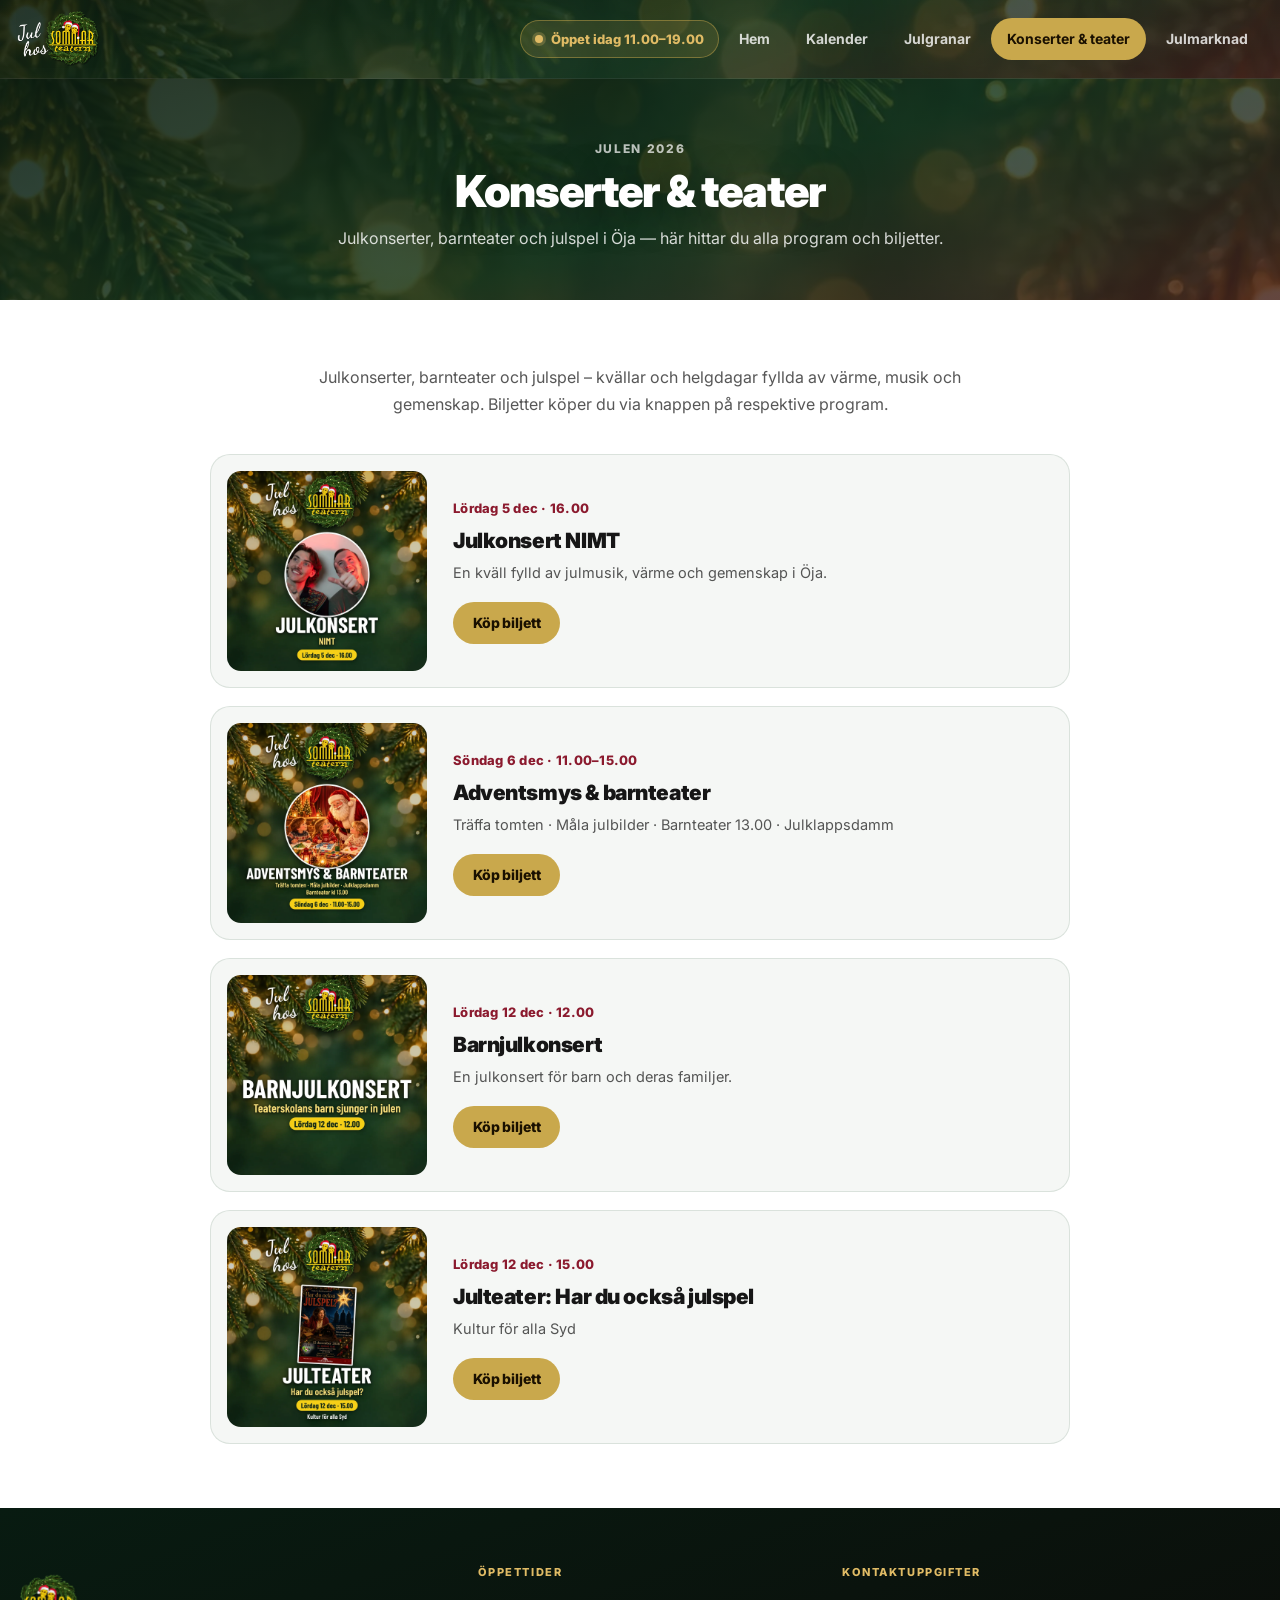
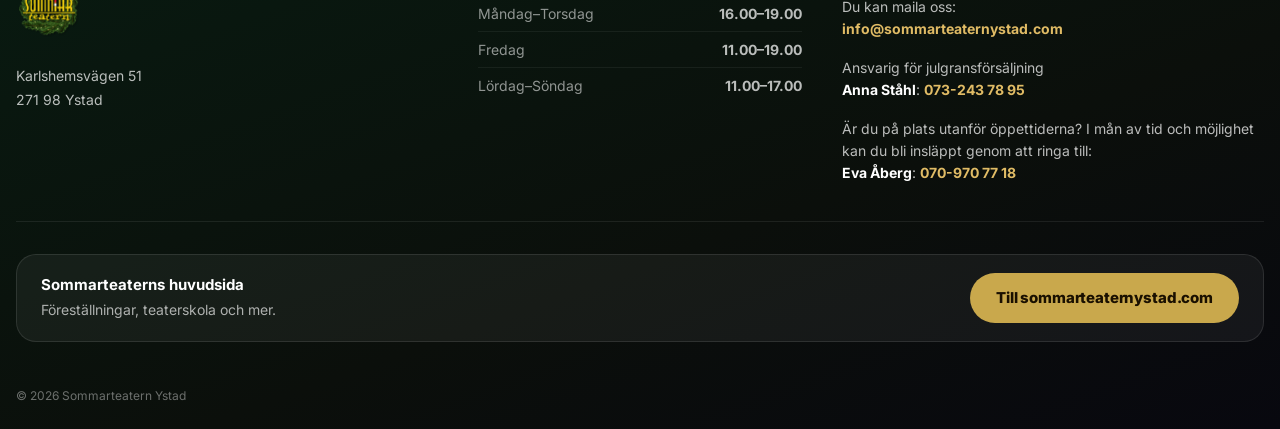
<file: konserter.html>
<!DOCTYPE html>
<html lang="sv">
<head>
  <meta charset="UTF-8">
  <meta name="viewport" content="width=device-width, initial-scale=1.0">
  <title>Konserter &amp; teater — Jul hos Sommarteatern</title>
  <meta name="description" content="Julkonserter, barnteater och julspel hos Sommarteatern i Öja, julen 2026. Köp biljetter online.">
  <link rel="preconnect" href="https://fonts.googleapis.com">
  <link rel="preconnect" href="https://fonts.gstatic.com" crossorigin>
  <link href="https://fonts.googleapis.com/css2?family=Inter:ital,opsz,wght@0,14..32,300..900;1,14..32,300..900&display=swap" rel="stylesheet">
  <link rel="icon" type="image/png" href="images/jul-logga.png">
  <link rel="apple-touch-icon" href="images/jul-logga.png">
  <link rel="stylesheet" href="css/style.css?v=6">
</head>
<body>

  <header class="site-header">
    <div class="container header-inner">
      <a class="header-brand" href="index.html">
        <img src="images/logga-header.png" alt="Jul hos Sommarteatern" class="header-logo">
      </a>

      <button class="nav-toggle" aria-label="Öppna meny" aria-expanded="false">
        <svg width="20" height="20" viewBox="0 0 24 24" fill="none" stroke="currentColor" stroke-width="2" stroke-linecap="round" stroke-linejoin="round"><line x1="3" y1="6" x2="21" y2="6"/><line x1="3" y1="12" x2="21" y2="12"/><line x1="3" y1="18" x2="21" y2="18"/></svg>
      </button>

      <nav class="main-nav" aria-label="Huvudmeny">
        <span class="header-status" id="header-status" hidden></span>
        <a href="index.html">Hem</a>
        <a href="kalender.html">Kalender</a>
        <a href="julgranar.html">Julgranar</a>
        <a href="konserter.html" class="is-active">Konserter &amp; teater</a>
        <a href="julmarknad.html">Julmarknad</a>
      </nav>
    </div>
  </header>

  <section class="page-hero">
    <div class="container">
      <p class="section-kicker">Julen 2026</p>
      <h1 class="page-title">Konserter &amp; teater</h1>
      <p class="page-lead">Julkonserter, barnteater och julspel i Öja — här hittar du alla program och biljetter.</p>
    </div>
  </section>

  <section class="section">
    <div class="container">
      <p class="program-intro">Julkonserter, barnteater och julspel – kvällar och helgdagar fyllda av värme, musik och gemenskap. Biljetter köper du via knappen på respektive program.</p>
      <div class="program-grid">
        <article class="program-card">
          <img src="images/program/julkonsert-nimt.webp" alt="Julkonsert NIMT" class="program-card-img" loading="lazy">
          <div class="program-card-body">
            <span class="program-card-date">Lördag 5 dec · 16.00</span>
            <h3 class="program-card-title">Julkonsert NIMT</h3>
            <p class="program-card-desc">En kväll fylld av julmusik, värme och gemenskap i Öja.</p>
            <div class="program-card-foot"><a href="https://tickets.nortic.se/ticket/show/363142" target="_blank" rel="noopener" class="btn btn-gold">Köp biljett</a></div>
          </div>
        </article>
        <article class="program-card">
          <img src="images/program/adventsmys-barnteater.webp" alt="Adventsmys och barnteater" class="program-card-img" loading="lazy">
          <div class="program-card-body">
            <span class="program-card-date">Söndag 6 dec · 11.00–15.00</span>
            <h3 class="program-card-title">Adventsmys &amp; barnteater</h3>
            <p class="program-card-desc">Träffa tomten · Måla julbilder · Barnteater 13.00 · Julklappsdamm</p>
            <div class="program-card-foot"><a href="https://tickets.nortic.se/ticket/show/363146" target="_blank" rel="noopener" class="btn btn-gold">Köp biljett</a></div>
          </div>
        </article>
        <article class="program-card">
          <img src="images/program/barnjulkonsert.webp" alt="Barnjulkonsert" class="program-card-img" loading="lazy">
          <div class="program-card-body">
            <span class="program-card-date">Lördag 12 dec · 12.00</span>
            <h3 class="program-card-title">Barnjulkonsert</h3>
            <p class="program-card-desc">En julkonsert för barn och deras familjer.</p>
            <div class="program-card-foot"><a href="https://tickets.nortic.se/ticket/show/363150" target="_blank" rel="noopener" class="btn btn-gold">Köp biljett</a></div>
          </div>
        </article>
        <article class="program-card">
          <img src="images/program/julteater.webp" alt="Julteater: Har du också julspel" class="program-card-img" loading="lazy">
          <div class="program-card-body">
            <span class="program-card-date">Lördag 12 dec · 15.00</span>
            <h3 class="program-card-title">Julteater: Har du också julspel</h3>
            <p class="program-card-desc">Kultur för alla Syd</p>
            <div class="program-card-foot"><a href="https://tickets.nortic.se/ticket/show/363151" target="_blank" rel="noopener" class="btn btn-gold">Köp biljett</a></div>
          </div>
        </article>
      </div>
    </div>
  </section>

  <!-- ═══════════════════════════════════════
       FOOTER
  ════════════════════════════════════════ -->
  <footer class="site-footer">
    <div class="container">

      <div class="footer-main">
        <div class="footer-col footer-col--brand">
          <img src="images/jul-logga.png" alt="Jul hos Sommarteatern" class="footer-logo">
          <address class="footer-address">
            Karlshemsvägen 51<br>
            271 98 Ystad
          </address>
        </div>

        <div class="footer-col footer-col--hours">
          <p class="footer-col-title">Öppettider</p>
          <div class="footer-hours">
            <div class="footer-hours-row"><span>Måndag–Torsdag</span><span>16.00–19.00</span></div>
            <div class="footer-hours-row"><span>Fredag</span><span>11.00–19.00</span></div>
            <div class="footer-hours-row"><span>Lördag–Söndag</span><span>11.00–17.00</span></div>
          </div>
        </div>

        <div class="footer-col footer-col--contact">
          <p class="footer-col-title">Kontaktuppgifter</p>
          <div class="footer-contact">
            <p>Du kan maila oss:<br><a href="mailto:info@sommarteaternystad.com">info@sommarteaternystad.com</a></p>
            <p>Ansvarig för julgransförsäljning<br><strong>Anna Ståhl</strong>: <a href="tel:+46732437895">073-243 78 95</a></p>
            <p>Är du på plats utanför öppettiderna? I mån av tid och möjlighet kan du bli insläppt genom att ringa till:<br><strong>Eva Åberg</strong>: <a href="tel:+46709707718">070-970 77 18</a></p>
          </div>
        </div>
      </div>

      <div class="footer-mainlink">
        <div class="footer-mainlink-text">
          <strong>Sommarteaterns huvudsida</strong>
          Föreställningar, teaterskola och mer.
        </div>
        <a href="https://www.sommarteaternystad.com" target="_blank" rel="noopener" class="btn btn-gold">Till sommarteaternystad.com</a>
      </div>

      <div class="footer-bottom">
        <span>© 2026 Sommarteatern Ystad</span>
      </div>
    </div>
  </footer>


  <script src="js/schedule.js?v=6"></script>
  <script src="js/site.js?v=6"></script>
</body>
</html>
</file>
<file: css/style.css>
/* ══════════════════════════════════════════════
   JUL HOS SOMMARTEATERN — jul.sommarteaternystad.com
   Delar designspråk med sommarteaternystad.com
══════════════════════════════════════════════ */

:root {
  --bg: #ffffff;
  --bg-soft: #f6f7f4;
  --line: rgba(20, 20, 20, 0.08);
  --text: #161616;
  --muted: rgba(22, 22, 22, 0.72);
  --muted-2: rgba(22, 22, 22, 0.5);

  /* Brand */
  --gold: #c9a84c;
  --gold-light: #e0bb65;
  --crimson: #8b1a2e;
  --crimson-deep: #5e0f1e;
  --green: #1a4a28;
  --green-mid: #123420;
  --green-deep: #081b11;
  --purple-dark: #0e0421;

  --hero-overlay: linear-gradient(160deg, rgba(8,27,17,0.88) 0%, rgba(18,52,32,0.82) 55%, rgba(94,15,30,0.80) 130%);
  --hero-img: url('../images/bakgrund-staende.webp');

  --max: 1280px;
  --radius-lg: 28px;
  --radius-md: 20px;
  --radius-sm: 14px;
  --shadow: 0 18px 50px rgba(0, 0, 0, 0.06);
  --shadow-dark: 0 12px 40px rgba(0, 0, 0, 0.22);
}

*, *::before, *::after { box-sizing: border-box; }

html { scroll-behavior: smooth; }

body {
  margin: 0;
  font-family: 'Inter', -apple-system, BlinkMacSystemFont, 'Helvetica Neue', sans-serif;
  background: var(--bg);
  color: var(--text);
  line-height: 1.6;
  -webkit-font-smoothing: antialiased;
  -moz-osx-font-smoothing: grayscale;
}

a { color: inherit; text-decoration: none; }
img { display: block; max-width: 100%; }

.container {
  width: min(calc(100% - 32px), var(--max));
  margin: 0 auto;
}

/* ══════════════════════════════════════════════
   HEADER / NAV — sticky, samma på alla sidor
══════════════════════════════════════════════ */

.site-header {
  position: sticky;
  top: 0;
  z-index: 100;
  background: var(--hero-overlay), var(--hero-img) center 35% / cover no-repeat;
  border-bottom: 1px solid rgba(255,255,255,0.08);
}

.header-inner {
  display: flex;
  align-items: center;
  justify-content: space-between;
  gap: 16px;
  padding: 10px 0;
}

.header-brand {
  display: flex;
  align-items: center;
  gap: 12px;
  min-width: 0;
}

.header-logo { height: 58px; width: auto; flex-shrink: 0; }

.header-brand-text {
  display: flex;
  flex-direction: column;
  line-height: 1.15;
  white-space: nowrap;
}

.header-brand-title {
  color: #fff;
  font-weight: 900;
  font-size: 15px;
  letter-spacing: -0.01em;
}

.header-brand-sub {
  color: rgba(255,255,255,0.55);
  font-size: 11px;
  font-weight: 600;
  letter-spacing: 0.04em;
}

.main-nav {
  display: flex;
  align-items: center;
  gap: 4px;
}

.main-nav a {
  display: inline-flex;
  align-items: center;
  padding: 10px 16px;
  border-radius: 999px;
  font-size: 14px;
  font-weight: 700;
  color: rgba(255,255,255,0.80);
  transition: background 0.2s, color 0.2s;
  white-space: nowrap;
}

.main-nav a:hover { background: rgba(255,255,255,0.10); color: #fff; }
.main-nav a.is-active { background: var(--gold); color: #1a1000; }

.nav-toggle {
  display: none;
  width: 42px;
  height: 42px;
  border-radius: 12px;
  background: rgba(255,255,255,0.08);
  border: 1px solid rgba(255,255,255,0.16);
  color: #fff;
  align-items: center;
  justify-content: center;
  flex-shrink: 0;
  cursor: pointer;
}

@media (max-width: 900px) {
  .main-nav {
    position: absolute;
    top: 100%;
    left: 0;
    right: 0;
    background: var(--green-deep);
    border-bottom: 1px solid rgba(255,255,255,0.10);
    flex-direction: column;
    align-items: stretch;
    gap: 0;
    padding: 8px 16px 14px;
    display: none;
  }
  .main-nav.is-open { display: flex; }
  .main-nav a { padding: 12px 14px; border-radius: 10px; }
  .header-logo { height: 46px; }
  .nav-toggle { display: inline-flex; }
}

/* ══════════════════════════════════════════════
   HERO (startsida)
══════════════════════════════════════════════ */

.hero-section {
  position: relative;
  padding: 64px 0 48px;
  background: var(--hero-overlay), var(--hero-img) center 30% / cover no-repeat;
  text-align: center;
  overflow: hidden;
}

.hero-logo {
  width: min(300px, 62vw);
  height: auto;
  margin: 0 auto 8px;
  filter: drop-shadow(0 10px 40px rgba(0,0,0,0.5));
}

.hero-kicker {
  display: block;
  font-size: clamp(13px, 1.8vw, 16px);
  font-weight: 300;
  letter-spacing: 0.14em;
  color: rgba(255,255,255,0.75);
  text-transform: uppercase;
  margin-bottom: 28px;
}

/* Bricka med julgransförsäljnings-info */
.hero-banner {
  max-width: 620px;
  margin: 0 auto;
  background: rgba(255,255,255,0.97);
  border-radius: var(--radius-lg);
  padding: 30px 34px;
  box-shadow: 0 24px 70px rgba(0,0,0,0.35);
}

.hero-banner-label {
  margin: 0 0 6px;
  text-transform: uppercase;
  letter-spacing: 0.14em;
  font-size: 11px;
  font-weight: 800;
  color: var(--crimson);
}

.hero-banner-title {
  margin: 0 0 10px;
  font-size: clamp(24px, 4vw, 32px);
  font-weight: 900;
  letter-spacing: -0.02em;
  color: var(--text);
}

.hero-banner-dates {
  display: inline-flex;
  align-items: center;
  gap: 10px;
  font-size: clamp(16px, 2.4vw, 19px);
  font-weight: 800;
  color: var(--green);
  background: rgba(26,74,40,0.08);
  padding: 10px 20px;
  border-radius: 999px;
}

.hero-banner-hours {
  margin-top: 20px;
  padding-top: 18px;
  border-top: 1px solid var(--line);
}

.hero-banner-hours-label {
  margin: 0 0 10px;
  font-size: 11px;
  font-weight: 800;
  text-transform: uppercase;
  letter-spacing: 0.12em;
  color: var(--muted-2);
}

.hero-banner-hours-row {
  display: flex;
  justify-content: space-between;
  gap: 12px;
  padding: 6px 0;
  font-size: 14px;
}

.hero-banner-hours-row span:first-child { color: var(--muted); }
.hero-banner-hours-row span:last-child { font-weight: 800; color: var(--text); }

/* ══════════════════════════════════════════════
   SECTION SHARED
══════════════════════════════════════════════ */

.section { padding: 64px 0; }
.section--soft { background: var(--bg-soft); }

.section-head { margin-bottom: 32px; }
.section-head.center { text-align: center; }

.section-kicker {
  margin: 0 0 10px;
  text-transform: uppercase;
  letter-spacing: 0.14em;
  font-size: 12px;
  font-weight: 800;
  color: var(--crimson);
}

h1.page-title {
  margin: 0 0 12px;
  font-size: clamp(28px, 4.5vw, 44px);
  font-weight: 900;
  letter-spacing: -0.03em;
  line-height: 1.05;
  color: var(--text);
}

h2 {
  margin: 0 0 12px;
  font-size: clamp(26px, 3.5vw, 36px);
  line-height: 1.1;
  letter-spacing: -0.03em;
  color: var(--text);
}

.page-lead {
  font-size: 16px;
  color: var(--muted);
  max-width: 640px;
  margin: 0 auto 8px;
}

.section-head.center .page-lead { margin-left: auto; margin-right: auto; }

/* ══════════════════════════════════════════════
   VÄLKOMSTTEXT
══════════════════════════════════════════════ */

.welcome-text {
  max-width: 720px;
  margin: 0 auto;
  text-align: left;
}

.welcome-text p {
  font-size: 16px;
  line-height: 1.75;
  color: var(--muted);
  margin: 0 0 20px;
}

.welcome-text a.inline-link {
  color: var(--crimson);
  font-weight: 700;
  border-bottom: 1px solid rgba(139,26,46,0.3);
}
.welcome-text a.inline-link:hover { border-color: var(--crimson); }

/* ══════════════════════════════════════════════
   SIDHUVUD MED STÄMNINGSBILD (undersidor)
══════════════════════════════════════════════ */

.page-hero {
  position: relative;
  padding: 60px 0 40px;
  background: var(--hero-overlay), var(--hero-img) center 30% / cover no-repeat;
  text-align: center;
  overflow: hidden;
}

.page-hero .section-kicker { color: rgba(255,255,255,0.72); }

.page-hero .page-title {
  color: #fff;
  text-shadow: 0 4px 40px rgba(0,0,0,0.55);
}

.page-hero .page-lead {
  color: rgba(255,255,255,0.82);
}

.free-badge {
  display: inline-flex;
  align-items: center;
  gap: 8px;
  margin-top: 18px;
  background: var(--gold);
  color: #1a1000;
  font-size: 14px;
  font-weight: 800;
  padding: 10px 20px;
  border-radius: 999px;
  box-shadow: 0 8px 24px rgba(201,168,76,0.35);
}

/* ══════════════════════════════════════════════
   AFFISCH-PLACEHOLDER
══════════════════════════════════════════════ */

.poster-card {
  max-width: 420px;
  margin: 0 auto;
  border-radius: var(--radius-lg);
  border: 2px dashed rgba(20,20,20,0.16);
  background: var(--bg-soft);
  aspect-ratio: 4 / 5;
  display: flex;
  flex-direction: column;
  align-items: center;
  justify-content: center;
  gap: 14px;
  text-align: center;
  padding: 32px;
}

.poster-card-icon {
  width: 56px;
  height: 56px;
  border-radius: 16px;
  background: rgba(139,26,46,0.08);
  color: var(--crimson);
  display: flex;
  align-items: center;
  justify-content: center;
}

.poster-card-title {
  margin: 0;
  font-size: 18px;
  font-weight: 900;
  color: var(--text);
}

.poster-card-desc {
  margin: 0;
  font-size: 14px;
  color: var(--muted-2);
  max-width: 260px;
}

/* ══════════════════════════════════════════════
   BILDPLATSHÅLLARE
══════════════════════════════════════════════ */

.photo-grid {
  display: grid;
  grid-template-columns: repeat(3, 1fr);
  gap: 16px;
}

.photo-grid--compact {
  grid-template-columns: repeat(4, 1fr);
  max-width: 760px;
  margin: 36px auto 0;
}

.photo-placeholder {
  aspect-ratio: 4 / 3;
  border-radius: var(--radius-md);
  border: 2px dashed rgba(20,20,20,0.16);
  background: var(--bg-soft);
  display: flex;
  flex-direction: column;
  align-items: center;
  justify-content: center;
  gap: 8px;
  color: var(--muted-2);
}

.photo-placeholder svg { color: var(--crimson); opacity: 0.55; }

.photo-placeholder span {
  font-size: 12px;
  font-weight: 700;
}

@media (max-width: 720px) {
  .photo-grid { grid-template-columns: repeat(2, 1fr); }
  .photo-grid--compact { grid-template-columns: repeat(2, 1fr); }
}

/* ══════════════════════════════════════════════
   UTSTÄLLARE (julmarknad)
══════════════════════════════════════════════ */

.exhibitor-card {
  margin-top: 40px;
  background: linear-gradient(160deg, var(--green) 0%, var(--green-deep) 100%);
  color: #fff;
  border-radius: var(--radius-lg);
  padding: 32px 34px;
  display: flex;
  align-items: center;
  justify-content: space-between;
  gap: 24px;
  flex-wrap: wrap;
  box-shadow: var(--shadow-dark);
}

.exhibitor-card-kicker {
  margin: 0 0 8px;
  text-transform: uppercase;
  letter-spacing: 0.14em;
  font-size: 11px;
  font-weight: 800;
  color: var(--gold-light);
}

.exhibitor-card h3 {
  margin: 0 0 10px;
  font-size: 22px;
  color: #fff;
}

.exhibitor-card p {
  margin: 0;
  font-size: 14.5px;
  line-height: 1.65;
  color: rgba(255,255,255,0.82);
  max-width: 520px;
}

.exhibitor-card p + p { margin-top: 10px; }

.exhibitor-card p a {
  color: var(--gold-light);
  font-weight: 700;
  text-decoration: underline;
  text-underline-offset: 2px;
}

.exhibitor-card .btn { flex-shrink: 0; }

/* ══════════════════════════════════════════════
   LÄNK-GRID (knappar till undersidor)
══════════════════════════════════════════════ */

.link-grid {
  display: grid;
  grid-template-columns: repeat(4, 1fr);
  gap: 16px;
}

.link-tile {
  border-radius: var(--radius-lg);
  overflow: hidden;
  position: relative;
  min-height: 190px;
  display: flex;
  transition: transform 0.22s ease, box-shadow 0.22s ease;
  box-shadow: var(--shadow-dark);
}

.link-tile:hover { transform: translateY(-4px) scale(1.005); box-shadow: 0 24px 64px rgba(0,0,0,0.30); }

.link-tile-inner {
  flex: 1;
  display: flex;
  flex-direction: column;
  justify-content: flex-end;
  padding: 26px;
  position: relative;
}

.link-tile--granar .link-tile-inner {
  background: linear-gradient(135deg, var(--green) 0%, var(--green-deep) 100%);
}
.link-tile--kalender .link-tile-inner {
  background: linear-gradient(135deg, var(--crimson) 0%, #3a0a16 60%, #1a0520 100%);
}
.link-tile--konserter .link-tile-inner {
  background: linear-gradient(135deg, #6b5410 0%, #2b2005 100%);
}
.link-tile--marknad .link-tile-inner {
  background: linear-gradient(135deg, #123420 0%, #5e0f1e 130%);
}

.link-tile-title {
  margin: 0 0 6px;
  font-size: clamp(18px, 2vw, 22px);
  font-weight: 900;
  color: #fff;
  letter-spacing: -0.02em;
  line-height: 1.05;
}

.link-tile-desc {
  margin: 0;
  font-size: 13px;
  color: rgba(255,255,255,0.65);
  line-height: 1.5;
}

.link-tile-arrow {
  position: absolute;
  top: 22px;
  right: 22px;
  color: rgba(255,255,255,0.55);
  transition: transform 0.2s, color 0.2s;
}

.link-tile:hover .link-tile-arrow { transform: translate(3px,-3px); color: #fff; }

@media (max-width: 900px) {
  .link-grid { grid-template-columns: repeat(2, 1fr); }
}
@media (max-width: 560px) {
  .link-grid { grid-template-columns: 1fr; }
}

/* ══════════════════════════════════════════════
   BUTTONS
══════════════════════════════════════════════ */

.btn {
  display: inline-flex;
  align-items: center;
  justify-content: center;
  gap: 8px;
  min-height: 50px;
  padding: 0 26px;
  border-radius: 999px;
  font-size: 15px;
  font-weight: 800;
  letter-spacing: -0.01em;
  transition: background 0.2s, transform 0.18s, box-shadow 0.18s;
  cursor: pointer;
  border: none;
  white-space: nowrap;
}

.btn-gold { background: var(--gold); color: #1a1000; }
.btn-gold:hover { background: var(--gold-light); transform: translateY(-2px); box-shadow: 0 8px 24px rgba(201,168,76,0.45); }

.btn-crimson { background: var(--crimson); color: #fff; }
.btn-crimson:hover { background: #a01f35; transform: translateY(-2px); box-shadow: 0 8px 24px rgba(139,26,46,0.4); }

.btn-green { background: var(--green); color: #fff; }
.btn-green:hover { background: #21602f; transform: translateY(-2px); box-shadow: 0 8px 24px rgba(26,74,40,0.4); }

.btn-outline {
  background: transparent;
  color: var(--text);
  border: 1.5px solid var(--line);
}
.btn-outline:hover { border-color: var(--crimson); color: var(--crimson); transform: translateY(-2px); }

.btn-row {
  display: flex;
  gap: 12px;
  flex-wrap: wrap;
  justify-content: center;
  margin-top: 4px;
}

/* ══════════════════════════════════════════════
   KOMMER SNART (undersidor utan innehåll ännu)
══════════════════════════════════════════════ */

.coming-soon {
  text-align: center;
  padding: 70px 24px;
  max-width: 560px;
  margin: 0 auto;
  background: var(--bg-soft);
  border: 1px solid var(--line);
  border-radius: var(--radius-lg);
}

.coming-soon-badge {
  display: inline-block;
  font-size: 11px;
  font-weight: 800;
  text-transform: uppercase;
  letter-spacing: 0.16em;
  color: var(--crimson);
  background: rgba(139,26,46,0.08);
  padding: 6px 14px;
  border-radius: 999px;
  margin-bottom: 18px;
}

.coming-soon h2 { margin-bottom: 10px; }
.coming-soon p { color: var(--muted); font-size: 15px; max-width: 420px; margin: 0 auto; }

/* ══════════════════════════════════════════════
   KALENDER
══════════════════════════════════════════════ */

.cal-intro {
  max-width: 720px;
  margin: 0 auto 8px;
  text-align: center;
  color: var(--muted);
  font-size: 16px;
  line-height: 1.7;
}

.cal-legend {
  display: flex;
  flex-wrap: wrap;
  justify-content: center;
  gap: 10px 22px;
  margin: 28px 0 40px;
}

.cal-legend-item {
  display: flex;
  align-items: center;
  gap: 8px;
  font-size: 13px;
  font-weight: 700;
  color: var(--muted);
}

.cal-legend-dot {
  width: 10px;
  height: 10px;
  border-radius: 50%;
  flex-shrink: 0;
}

.cal-legend-dot--weekend { background: var(--gold); }
.cal-legend-dot--special { background: var(--crimson); }
.cal-legend-dot--last { background: var(--green); border: 2px solid var(--crimson); }

.cal-months {
  max-width: 860px;
  margin: 0 auto;
  display: grid;
  grid-template-columns: 1fr 1fr;
  gap: 20px;
}

.cal-month {
  background: #fff;
  border: 1px solid var(--line);
  border-radius: var(--radius-md);
  padding: 20px;
  box-shadow: var(--shadow);
}

.cal-month-title {
  margin: 0 0 16px;
  font-size: 16px;
  font-weight: 900;
  letter-spacing: -0.01em;
  color: var(--text);
  text-transform: capitalize;
}

.cal-weekdays {
  display: grid;
  grid-template-columns: repeat(7, 1fr);
  gap: 4px;
  margin-bottom: 6px;
}

.cal-weekdays span {
  text-align: center;
  font-size: 10.5px;
  font-weight: 800;
  text-transform: uppercase;
  letter-spacing: 0.04em;
  color: var(--muted-2);
}

.cal-grid {
  display: grid;
  grid-template-columns: repeat(7, 1fr);
  gap: 4px;
}

.cal-day {
  position: relative;
  aspect-ratio: 1;
  display: flex;
  align-items: center;
  justify-content: center;
  border-radius: 10px;
  font-size: 13px;
  font-weight: 700;
  border: none;
  background: transparent;
  color: var(--text);
  font-family: inherit;
  cursor: default;
}

.cal-day--pad { visibility: hidden; }

.cal-day--inactive { color: var(--muted-2); opacity: 0.35; }

.cal-day--active {
  cursor: pointer;
  background: var(--bg-soft);
  transition: background 0.16s, color 0.16s, transform 0.16s;
}

.cal-day--active:hover { background: rgba(26,74,40,0.14); transform: translateY(-1px); }

.cal-day--active.is-selected {
  background: var(--green);
  color: #fff;
  box-shadow: 0 6px 16px rgba(26,74,40,0.35);
}

.cal-day-dot {
  position: absolute;
  bottom: 5px;
  width: 5px;
  height: 5px;
  border-radius: 50%;
}

.cal-day-dot--weekend { background: var(--gold); }
.cal-day-dot--special { background: var(--crimson); }
.cal-day-dot--last { background: #fff; }

.cal-day--active.is-selected .cal-day-dot--weekend,
.cal-day--active.is-selected .cal-day-dot--special { background: #fff; }

.cal-modal-overlay {
  position: fixed;
  inset: 0;
  z-index: 300;
  background: rgba(6,14,9,0.60);
  backdrop-filter: blur(3px);
  display: flex;
  align-items: center;
  justify-content: center;
  padding: 20px;
}

.cal-modal-overlay[hidden] { display: none; }

.cal-panel {
  position: relative;
  width: 100%;
  max-width: 420px;
  background: linear-gradient(160deg, var(--green) 0%, var(--green-deep) 100%);
  color: #fff;
  border-radius: var(--radius-lg);
  padding: 34px 30px 28px;
  max-height: calc(100vh - 40px);
  overflow-y: auto;
  box-shadow: 0 30px 80px rgba(0,0,0,0.45);
  animation: cal-modal-in 0.18s ease-out;
}

@keyframes cal-modal-in {
  from { opacity: 0; transform: translateY(8px) scale(0.98); }
  to { opacity: 1; transform: translateY(0) scale(1); }
}

.cal-modal-close {
  position: absolute;
  top: 16px;
  right: 16px;
  width: 34px;
  height: 34px;
  border-radius: 50%;
  background: rgba(255,255,255,0.14);
  border: none;
  color: #fff;
  display: flex;
  align-items: center;
  justify-content: center;
  cursor: pointer;
  transition: background 0.16s;
}

.cal-modal-close:hover { background: rgba(255,255,255,0.26); }

.cal-panel--last { background: linear-gradient(160deg, var(--crimson) 0%, var(--crimson-deep) 100%); }

.cal-panel-weekday {
  display: block;
  font-size: 12px;
  font-weight: 800;
  text-transform: uppercase;
  letter-spacing: 0.1em;
  color: rgba(255,255,255,0.60);
  margin-bottom: 6px;
}

.cal-panel-date {
  margin: 0 0 18px;
  font-size: 26px;
  font-weight: 900;
  letter-spacing: -0.02em;
  line-height: 1.1;
}

.cal-panel-heading {
  display: inline-block;
  font-size: 12px;
  font-weight: 800;
  text-transform: uppercase;
  letter-spacing: 0.08em;
  background: rgba(255,255,255,0.16);
  padding: 6px 14px;
  border-radius: 999px;
  margin-bottom: 16px;
}

.cal-panel-heading[hidden] { display: none; }

.cal-panel-hours {
  display: flex;
  align-items: center;
  gap: 10px;
  font-size: 17px;
  font-weight: 800;
  margin-bottom: 16px;
  padding-bottom: 16px;
  border-bottom: 1px solid rgba(255,255,255,0.16);
}

.cal-panel-text {
  margin: 0 0 14px;
  font-size: 14.5px;
  line-height: 1.7;
  color: rgba(255,255,255,0.86);
}

.cal-panel-badge {
  display: inline-flex;
  align-items: center;
  gap: 8px;
  font-size: 13px;
  font-weight: 700;
  background: rgba(255,255,255,0.12);
  padding: 8px 16px;
  border-radius: 999px;
}

.cal-panel-badge[hidden] { display: none; }

@media (max-width: 620px) {
  .cal-months { grid-template-columns: 1fr; }
}

@media (max-width: 480px) {
  .cal-day { font-size: 12px; }
  .cal-month { padding: 14px; }
}

/* ══════════════════════════════════════════════
   2026 — bakgrund, status, affisch, program
══════════════════════════════════════════════ */

@media (min-width: 900px) {
  :root { --hero-img: url('../images/bakgrund-liggande.webp'); }
}

/* Status i headern (öppet idag) */
.header-status {
  display: inline-flex;
  align-items: center;
  gap: 8px;
  padding: 8px 14px;
  border-radius: 999px;
  background: rgba(201,168,76,0.16);
  border: 1px solid rgba(201,168,76,0.45);
  color: var(--gold-light);
  font-size: 13px;
  font-weight: 800;
  white-space: nowrap;
}

.header-status::before {
  content: '';
  width: 8px;
  height: 8px;
  border-radius: 50%;
  background: var(--gold-light);
  box-shadow: 0 0 0 3px rgba(224,187,101,0.25);
}

.header-status[hidden] { display: none; }

/* Idag-bricka (startsida) */
.today-box {
  text-align: left;
  background: linear-gradient(160deg, var(--green) 0%, var(--green-deep) 100%);
  color: #fff;
  border-radius: var(--radius-md);
  padding: 20px 22px;
  margin-bottom: 20px;
  box-shadow: var(--shadow-dark);
}

.today-label {
  margin: 0 0 4px;
  font-size: 11px;
  font-weight: 800;
  text-transform: uppercase;
  letter-spacing: 0.12em;
  color: var(--gold-light);
}

.today-hours {
  margin: 0 0 6px;
  font-size: 20px;
  font-weight: 900;
  letter-spacing: -0.01em;
}

.today-text {
  margin: 0;
  font-size: 14px;
  line-height: 1.6;
  color: rgba(255,255,255,0.85);
}

.today-events {
  list-style: none;
  margin: 14px 0 0;
  padding: 14px 0 0;
  border-top: 1px solid rgba(255,255,255,0.16);
  display: flex;
  flex-direction: column;
  gap: 8px;
}

.today-events:empty { display: none; }

.today-events li {
  display: flex;
  gap: 10px;
  font-size: 14px;
}

.today-events li strong { min-width: 96px; color: var(--gold-light); }

/* Affisch */
.affisch-wrap {
  max-width: 460px;
  margin: 0 auto;
  text-align: center;
}

.affisch-img {
  width: 100%;
  height: auto;
  border-radius: var(--radius-lg);
  box-shadow: var(--shadow-dark);
}

.affisch-wrap .btn-row { margin-top: 24px; }

/* Program — horisontella brickor: bild till vänster, text till höger */
.program-grid {
  display: flex;
  flex-direction: column;
  gap: 18px;
  max-width: 860px;
  margin: 0 auto;
}

.program-card {
  display: grid;
  grid-template-columns: 200px 1fr;
  gap: 26px;
  align-items: center;
  background: rgba(26,74,40,0.045);
  border: 1px solid rgba(26,74,40,0.12);
  border-radius: var(--radius-md);
  padding: 16px;
}

.program-card-img {
  width: 200px;
  height: 200px;
  object-fit: cover;
  border-radius: 14px;
  display: block;
}

.program-card-body {
  display: flex;
  flex-direction: column;
  gap: 8px;
  min-width: 0;
}

.program-card-date {
  display: block;
  font-size: 13px;
  font-weight: 800;
  letter-spacing: 0.02em;
  color: var(--crimson);
}

.program-card-title {
  margin: 2px 0 0;
  font-size: 21px;
  font-weight: 900;
  letter-spacing: -0.02em;
  line-height: 1.15;
  color: var(--text);
}

.program-card-desc {
  margin: 0;
  font-size: 14.5px;
  line-height: 1.6;
  color: var(--muted);
}

.program-card-foot {
  margin-top: 10px;
  display: flex;
  align-items: center;
  gap: 12px;
  flex-wrap: wrap;
}

.program-tag {
  font-size: 12px;
  font-weight: 800;
  color: var(--green);
  background: rgba(26,74,40,0.10);
  padding: 6px 12px;
  border-radius: 999px;
}

.program-card .btn { min-height: 42px; padding: 0 20px; font-size: 14px; }

.program-intro {
  max-width: 680px;
  margin: 0 auto 36px;
  text-align: center;
  color: var(--muted);
  font-size: 16px;
  line-height: 1.7;
}

/* Bild + text sida vid sida (julgranar, julmarknad) — mindre bild på desktop */
.feature-split {
  display: grid;
  grid-template-columns: 340px 1fr;
  gap: 48px;
  align-items: center;
}

.feature-split img {
  width: 100%;
  max-width: 340px;
  border-radius: var(--radius-md);
  box-shadow: var(--shadow-dark);
  aspect-ratio: 1 / 1;
  object-fit: cover;
}

.feature-split h2 { margin-bottom: 14px; }

.feature-split p {
  color: var(--muted);
  font-size: 16px;
  line-height: 1.7;
  margin: 0 0 16px;
}

.info-pill-row {
  display: flex;
  flex-wrap: wrap;
  gap: 10px;
  margin: 22px 0 0;
}

.info-pill {
  font-size: 13px;
  font-weight: 800;
  color: var(--green);
  background: rgba(26,74,40,0.08);
  padding: 8px 16px;
  border-radius: 999px;
}

/* Kalender: händelsepunkt och händelser i popup */
.cal-day-event-dot {
  position: absolute;
  top: 5px;
  right: 5px;
  width: 6px;
  height: 6px;
  border-radius: 50%;
  background: #4fae6b;
  box-shadow: 0 0 0 2px rgba(255,255,255,0.8);
}

.cal-day--active.is-selected .cal-day-event-dot { box-shadow: 0 0 0 2px rgba(26,74,40,0.9); }

.cal-legend-dot--event { background: #4fae6b; }

.cal-panel-events {
  margin-top: 18px;
  padding-top: 16px;
  border-top: 1px solid rgba(255,255,255,0.16);
  display: flex;
  flex-direction: column;
  gap: 14px;
}

.cal-panel-events:empty { display: none; }

.cal-panel-events-title {
  margin: 0;
  font-size: 11px;
  font-weight: 800;
  text-transform: uppercase;
  letter-spacing: 0.12em;
  color: rgba(255,255,255,0.65);
}

.cal-event-item {
  background: rgba(255,255,255,0.08);
  border-radius: 14px;
  padding: 12px 14px;
  display: flex;
  flex-direction: column;
  gap: 2px;
}

.cal-event-time { font-size: 13px; font-weight: 800; color: var(--gold-light); }
.cal-event-title { font-size: 15px; font-weight: 800; }
.cal-event-detail { font-size: 13px; color: rgba(255,255,255,0.75); }

.cal-event-actions {
  margin-top: 8px;
  display: flex;
  align-items: center;
  gap: 10px;
  flex-wrap: wrap;
}

.cal-event-tag {
  font-size: 11px;
  font-weight: 800;
  text-transform: uppercase;
  letter-spacing: 0.08em;
  background: rgba(79,174,107,0.25);
  color: #bfe9cc;
  padding: 5px 10px;
  border-radius: 999px;
}

.cal-event-btn { min-height: 36px; padding: 0 16px; font-size: 13px; }

.cal-event-link {
  font-size: 13px;
  font-weight: 800;
  color: #fff;
  text-decoration: underline;
  text-underline-offset: 3px;
}

@media (max-width: 720px) {
  .feature-split { grid-template-columns: 1fr; gap: 28px; }
  .feature-split img { max-width: 300px; margin: 0 auto; }
  .program-card { grid-template-columns: 110px 1fr; gap: 16px; padding: 12px; }
  .program-card-img { width: 110px; height: 110px; border-radius: 10px; }
  .program-card-title { font-size: 17px; }
  .program-card-desc { font-size: 13.5px; }
  .program-card .btn { min-height: 38px; padding: 0 14px; font-size: 13px; }
}

/* ══════════════════════════════════════════════
   FOOTER
══════════════════════════════════════════════ */

.site-footer {
  background: linear-gradient(160deg, var(--green-deep) 0%, #0b0f0b 60%, #08080f 100%);
  color: #fff;
  padding: 56px 0 24px;
  margin-top: 0;
}

.footer-main {
  display: grid;
  grid-template-columns: 1.3fr 1fr 1.3fr;
  gap: 40px;
  padding-bottom: 36px;
  border-bottom: 1px solid rgba(255,255,255,0.08);
}

.footer-logo { height: 84px; width: auto; margin-bottom: 16px; }

.footer-col-title {
  margin: 0 0 14px;
  font-size: 11px;
  font-weight: 800;
  text-transform: uppercase;
  letter-spacing: 0.14em;
  color: var(--gold-light);
}

.footer-address {
  font-style: normal;
  font-size: 14px;
  line-height: 1.7;
  color: rgba(255,255,255,0.72);
}

.footer-hours {
  font-size: 14px;
  color: rgba(255,255,255,0.72);
  line-height: 1.5;
}

.footer-hours-row {
  display: flex;
  justify-content: space-between;
  gap: 12px;
  padding: 7px 0;
  border-bottom: 1px solid rgba(255,255,255,0.06);
}
.footer-hours-row:last-child { border-bottom: none; }
.footer-hours-row span:first-child { color: rgba(255,255,255,0.55); }
.footer-hours-row span:last-child { font-weight: 700; }

.footer-contact p {
  font-size: 14px;
  line-height: 1.6;
  color: rgba(255,255,255,0.72);
  margin: 0 0 16px;
}
.footer-contact p:last-child { margin-bottom: 0; }
.footer-contact strong { color: #fff; }
.footer-contact a { color: var(--gold-light); font-weight: 700; }
.footer-contact a:hover { color: #fff; }

.footer-mainlink {
  margin-top: 32px;
  display: flex;
  align-items: center;
  justify-content: space-between;
  gap: 16px;
  flex-wrap: wrap;
  background: rgba(255,255,255,0.05);
  border: 1px solid rgba(255,255,255,0.10);
  border-radius: var(--radius-md);
  padding: 18px 24px;
}

.footer-mainlink-text { font-size: 14px; color: rgba(255,255,255,0.65); }
.footer-mainlink-text strong { color: #fff; display: block; font-size: 15px; margin-bottom: 2px; }

.footer-mainlink a.btn { flex-shrink: 0; }

.footer-bottom {
  display: flex;
  align-items: center;
  justify-content: space-between;
  gap: 12px;
  flex-wrap: wrap;
  padding-top: 22px;
  margin-top: 22px;
  font-size: 12px;
  color: rgba(255,255,255,0.40);
}

.footer-bottom a { color: rgba(255,255,255,0.55); }
.footer-bottom a:hover { color: #fff; }

@media (max-width: 900px) {
  .footer-main { grid-template-columns: 1fr 1fr; }
  .footer-col--brand { grid-column: span 2; }
}

@media (max-width: 560px) {
  .footer-main { grid-template-columns: 1fr; }
  .footer-col--brand { grid-column: span 1; }
  .footer-mainlink { flex-direction: column; align-items: flex-start; }
}

/* ══════════════════════════════════════════════
   RESPONSIVE — GENERELLT
══════════════════════════════════════════════ */

@media (max-width: 719px) {
  .hero-section { padding: 36px 0 32px; }
  .hero-logo { width: min(220px, 58vw); margin-bottom: 4px; }
  .hero-kicker { font-size: 11px; margin-bottom: 20px; }
  .hero-banner { padding: 24px 22px; }
  .section { padding: 48px 0; }
  .page-hero { padding: 44px 0 32px; }
}
</file>
